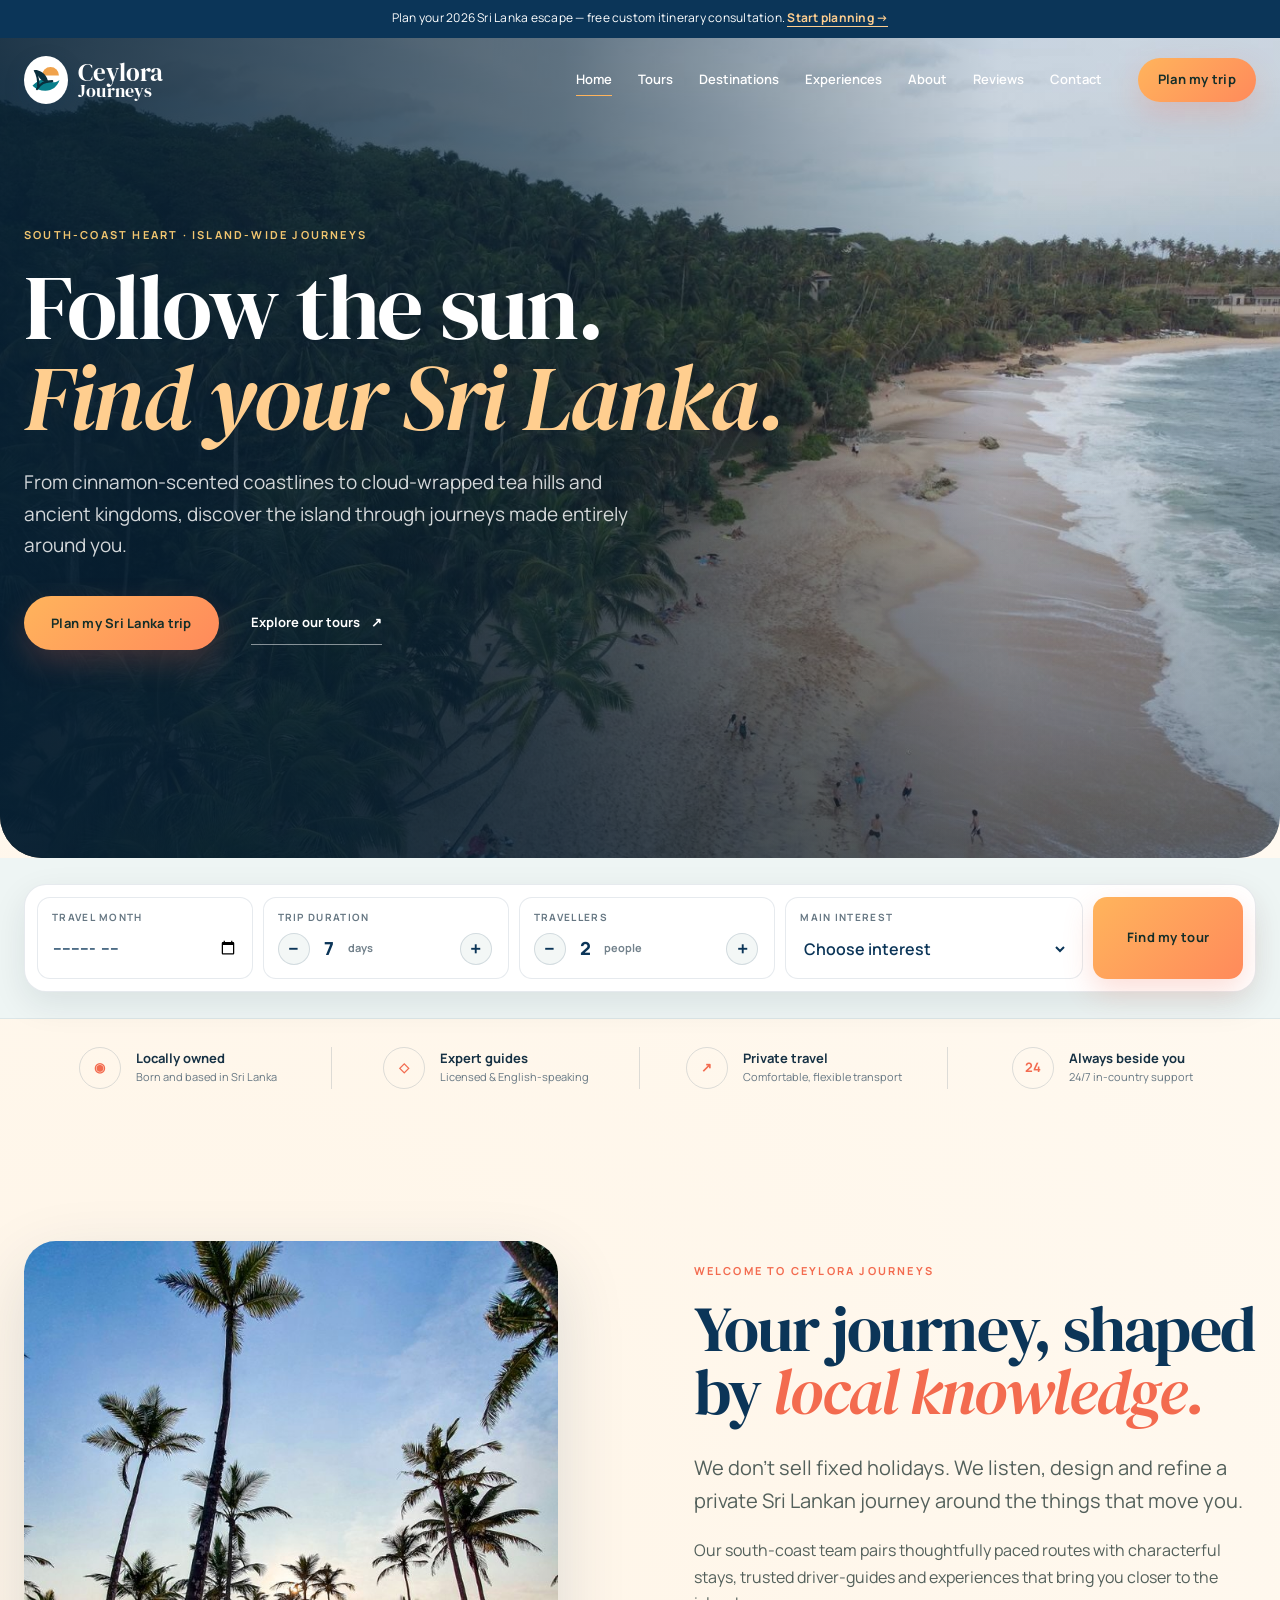
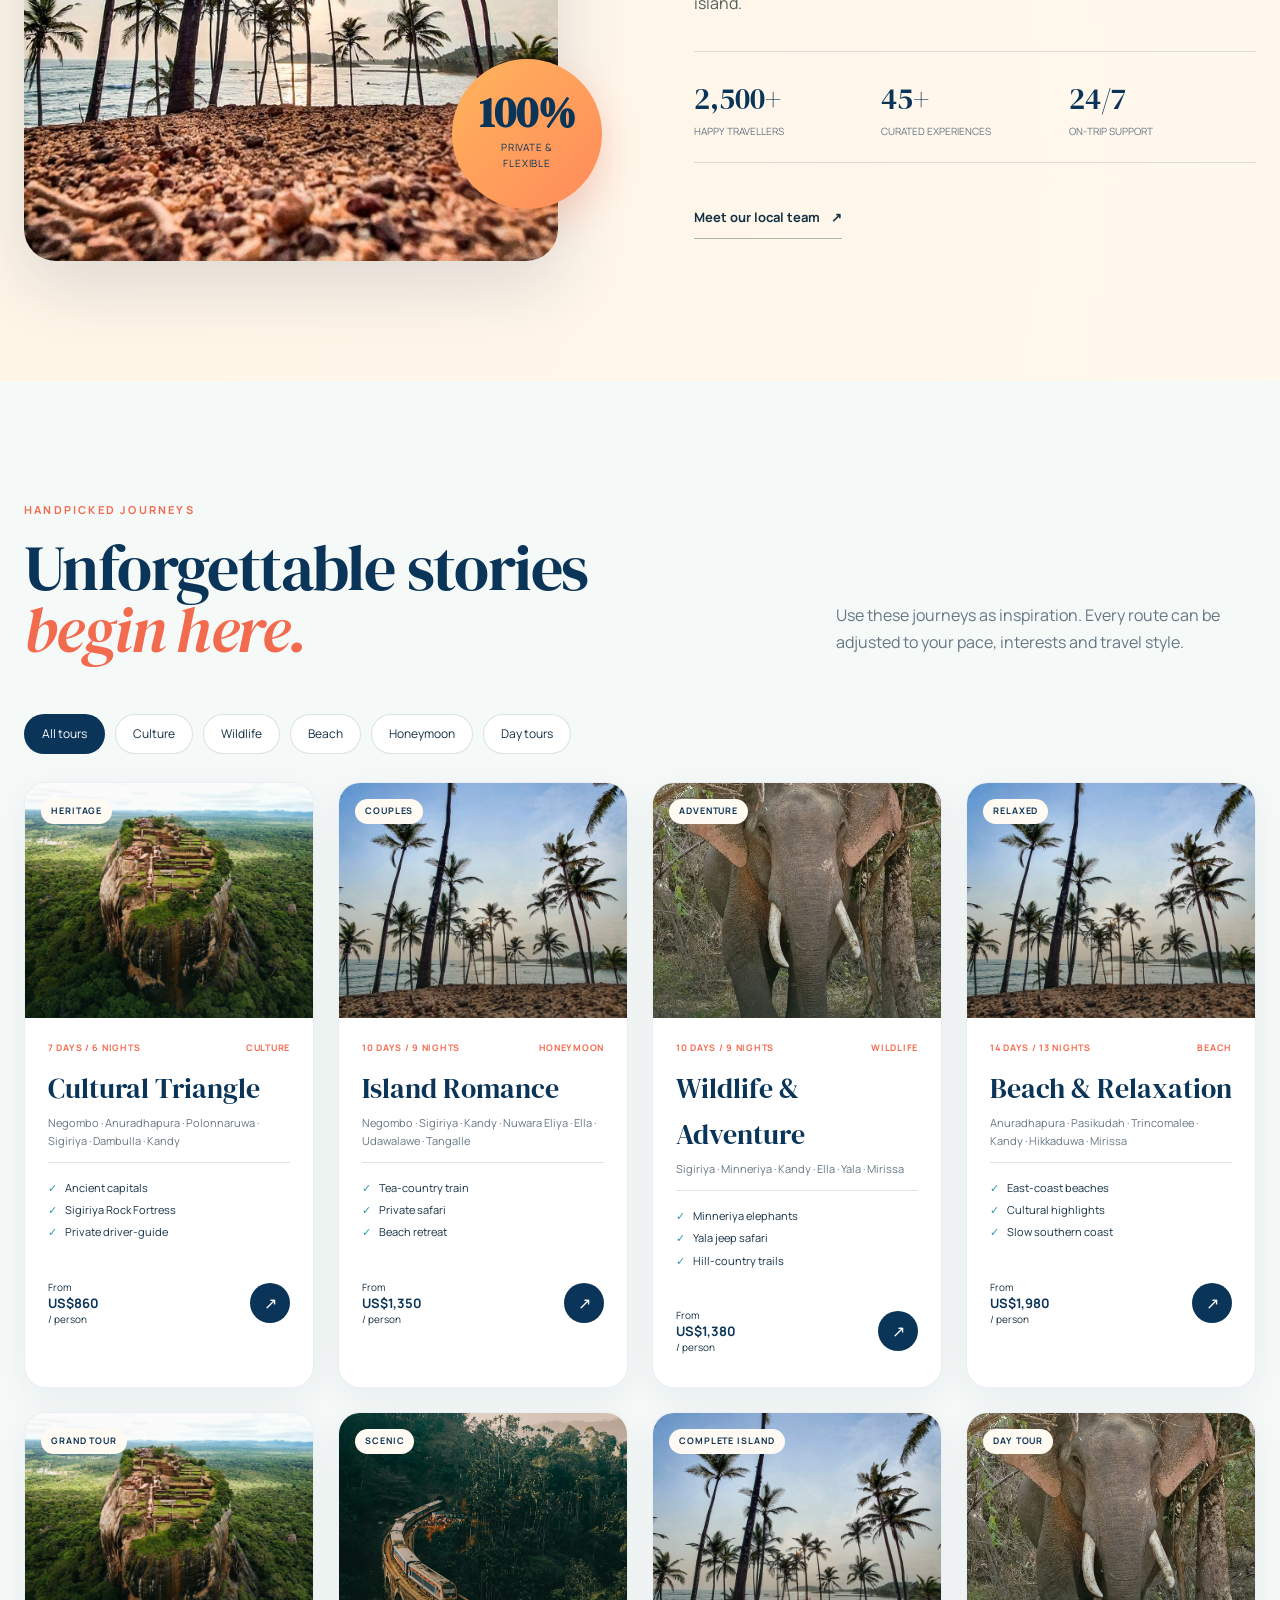
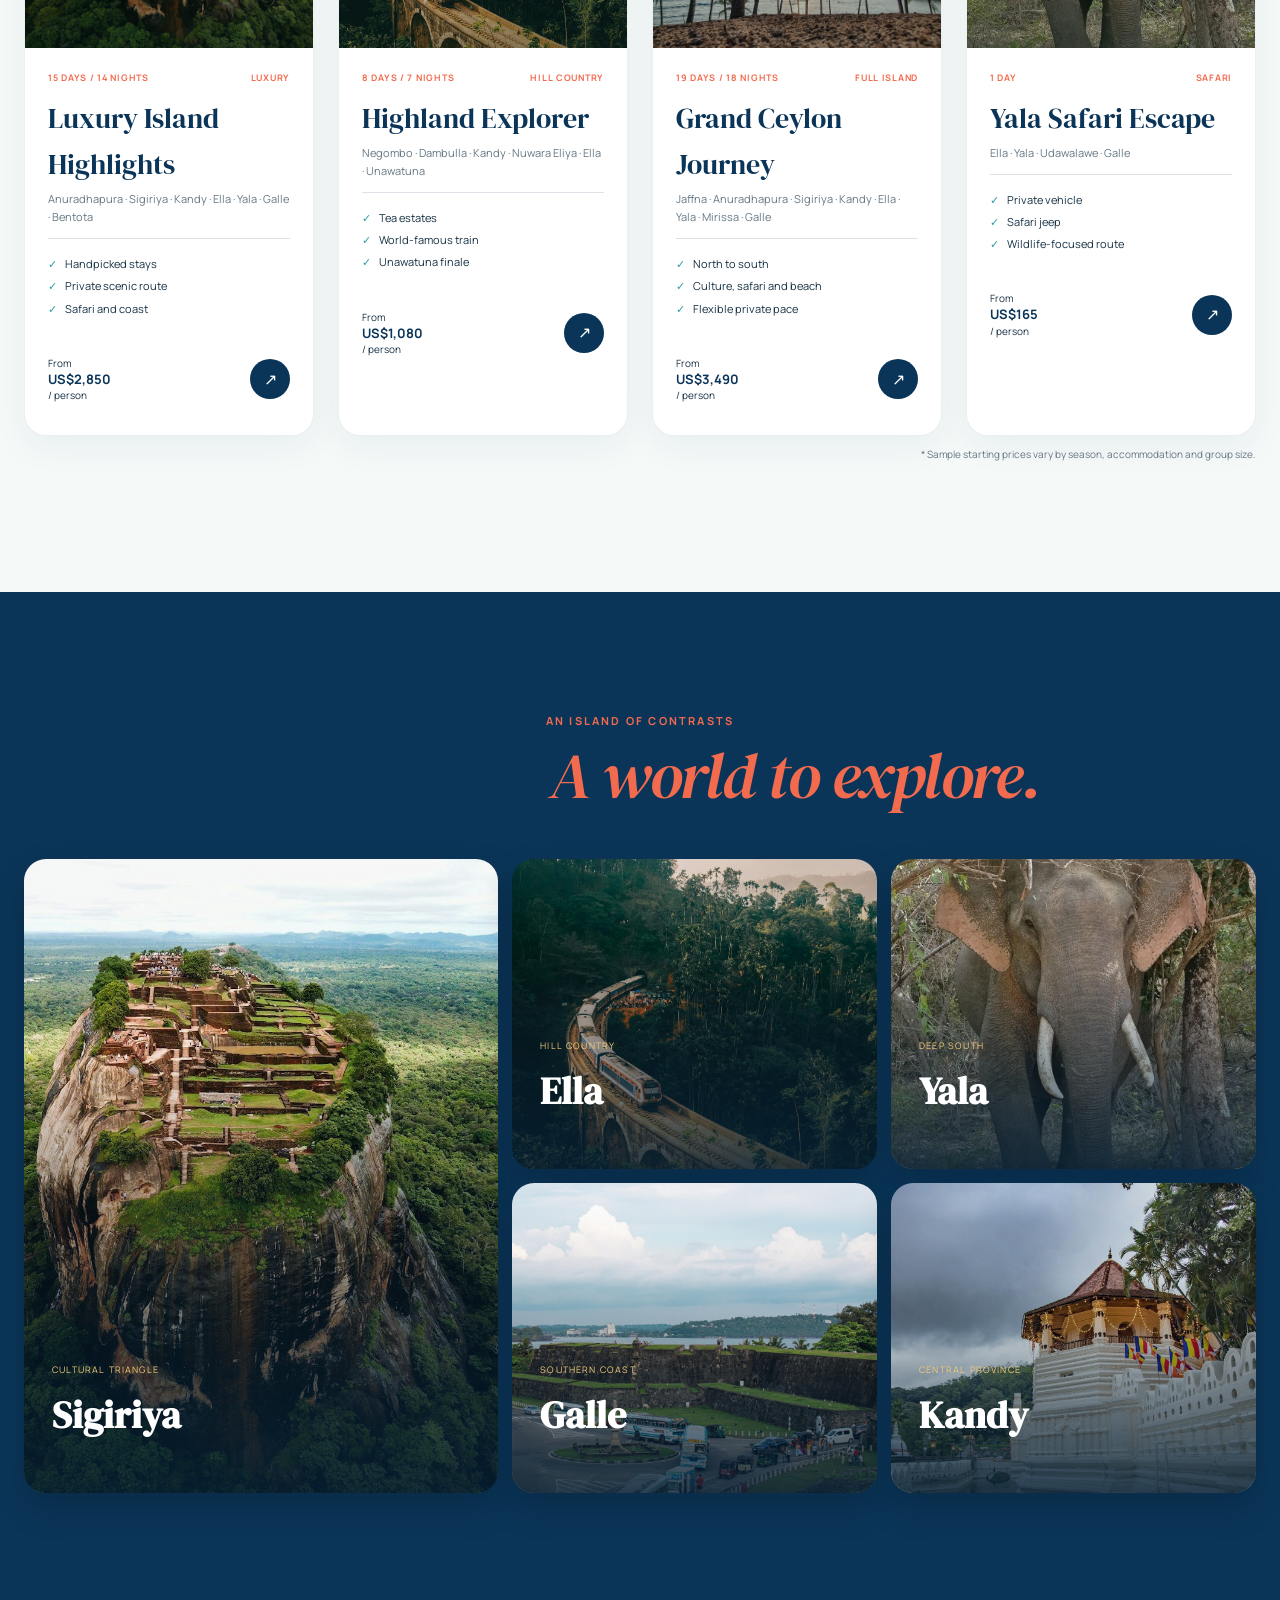
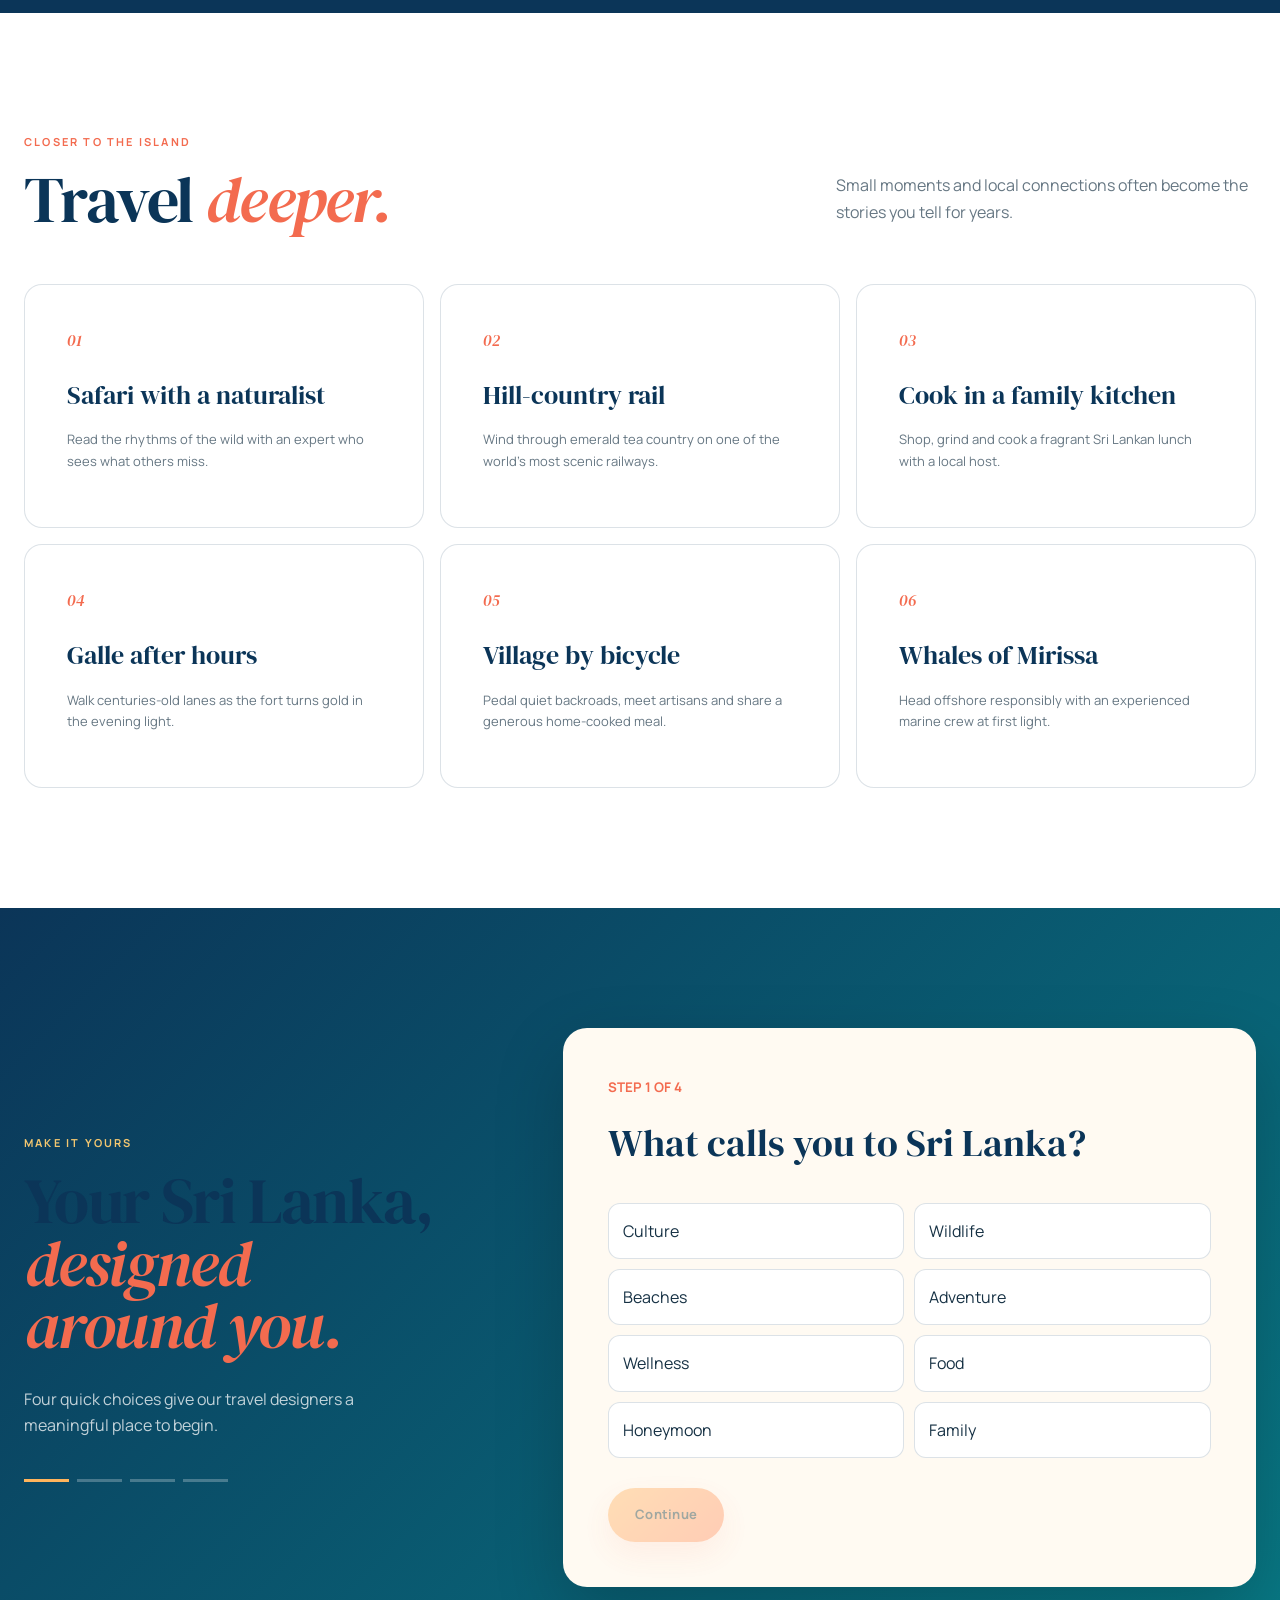
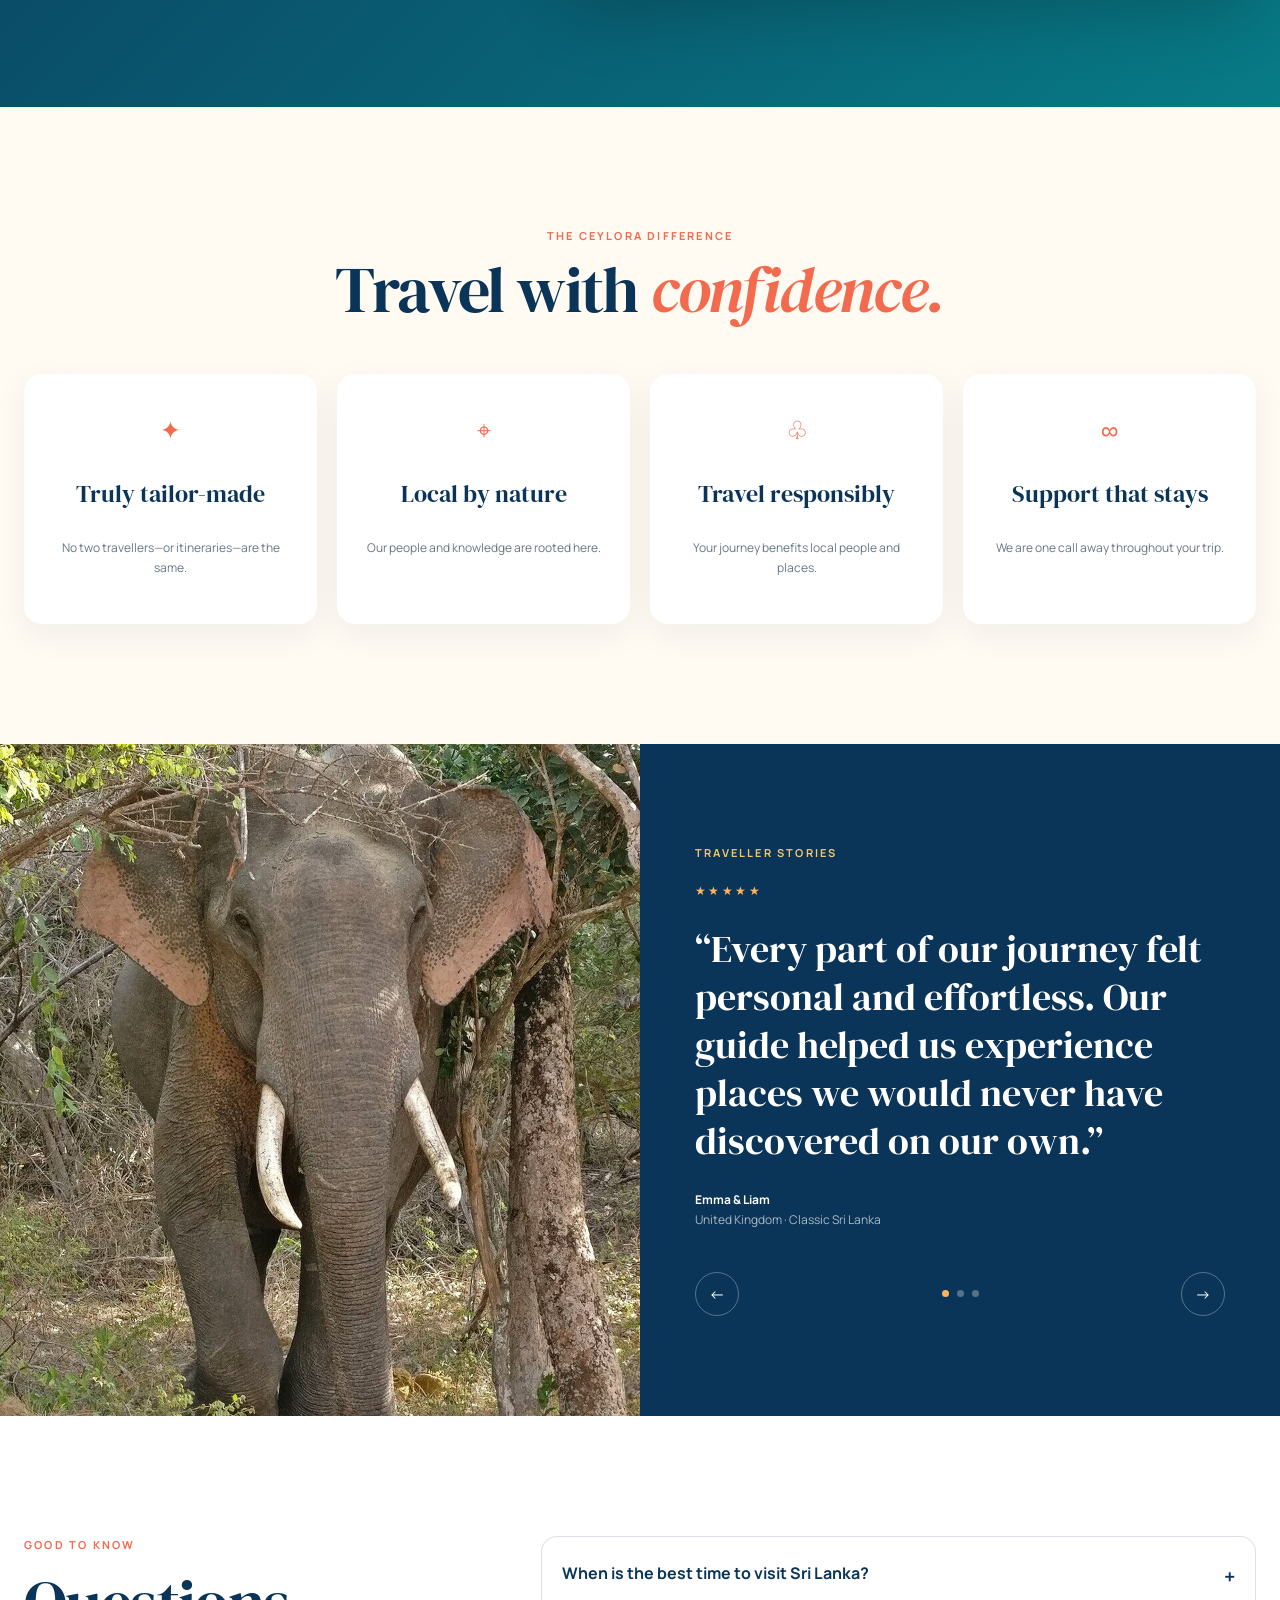
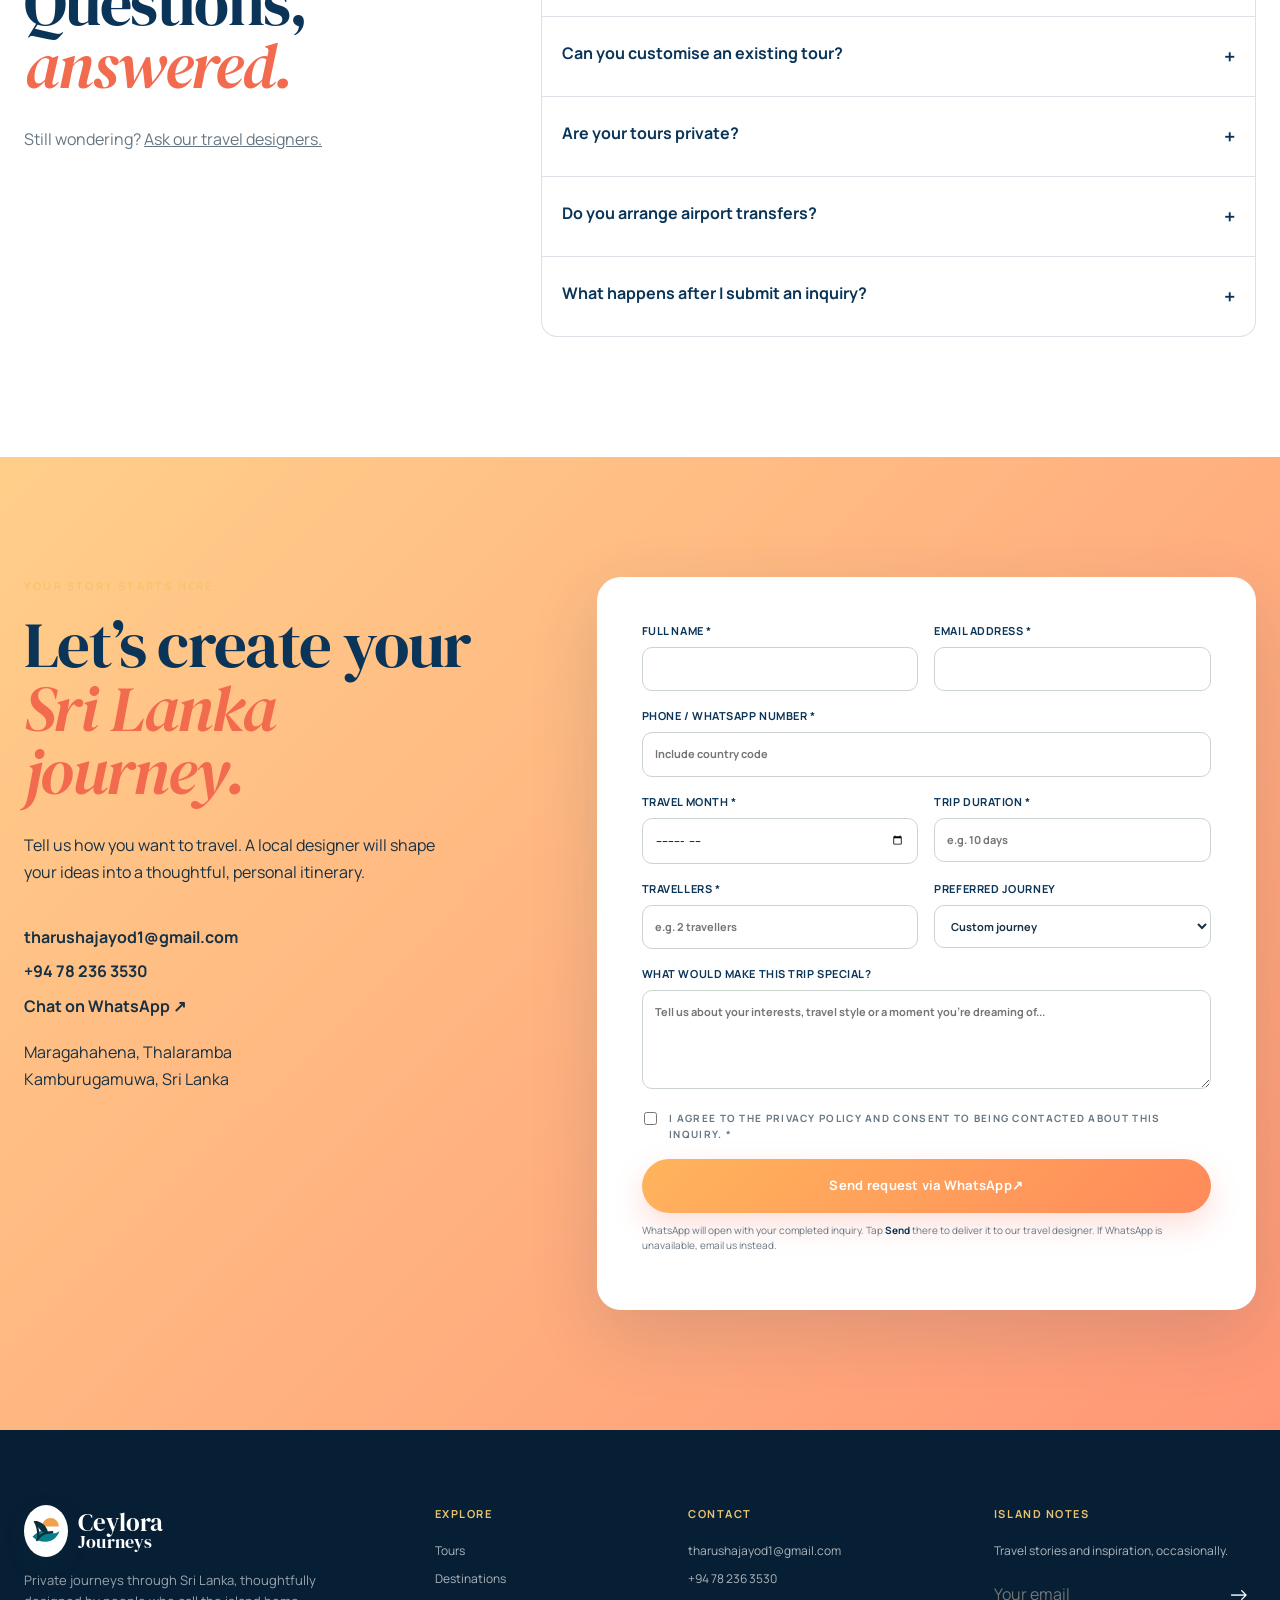
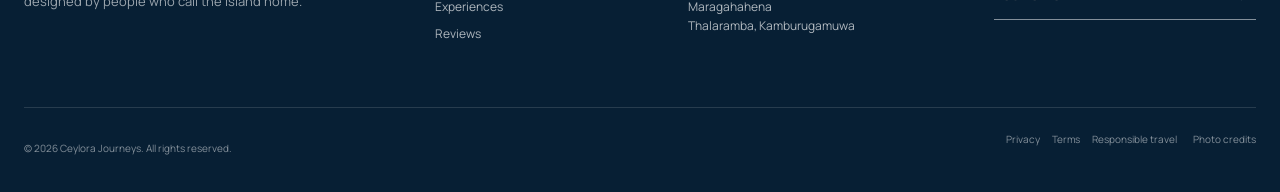
<file: index.html>
<!doctype html>
<html lang="en">
<head>
  <meta charset="UTF-8">
  <meta name="viewport" content="width=device-width, initial-scale=1.0">
  <title>Ceylora Journeys | Private Sri Lanka Tours & Tailor-Made Holidays</title>
  <meta name="description" content="Discover Sri Lanka with Ceylora Journeys. Explore private round tours, wildlife safaris, cultural journeys, airport transfers and tailor-made holidays designed by local experts.">
  <meta name="theme-color" content="#123d35">
  <meta property="og:title" content="Ceylora Journeys | Private Sri Lanka Tours">
  <meta property="og:description" content="Tailor-made Sri Lanka journeys, designed by local experts.">
  <meta property="og:type" content="website">
  <meta property="og:image" content="assets/images/hero-real.jpg">
  <link rel="canonical" href="https://ceylorajourneys.example/">
  <link rel="icon" href="assets/logo.svg" type="image/svg+xml">
  <link rel="preconnect" href="https://fonts.googleapis.com">
  <link rel="preconnect" href="https://fonts.gstatic.com" crossorigin>
  <link href="https://fonts.googleapis.com/css2?family=DM+Serif+Display:ital@0;1&family=Manrope:wght@400;500;600;700&display=swap" rel="stylesheet">
  <link rel="stylesheet" href="css/style.css">
  <link rel="stylesheet" href="css/redesign.css">
  <script type="application/ld+json">{"@context":"https://schema.org","@type":"TravelAgency","name":"Ceylora Journeys","description":"Private, tailor-made Sri Lanka tours designed by local experts.","url":"https://ceylorajourneys.example/","telephone":"+94-78-236-3530","email":"tharushajayod1@gmail.com","priceRange":"$$$","address":{"@type":"PostalAddress","streetAddress":"Maragahahena, Thalaramba","addressLocality":"Kamburugamuwa","addressCountry":"LK"},"openingHours":"Mo-Sa 08:30-18:00","areaServed":"Sri Lanka"}</script>
</head>
<body>
  <a class="skip-link" href="#main">Skip to content</a>
  <div class="announcement">Plan your 2026 Sri Lanka escape — free custom itinerary consultation. <a href="#plan">Start planning <span aria-hidden="true">→</span></a></div>
  <header class="site-header" id="header">
    <div class="container nav-wrap">
      <a class="brand" href="#home" aria-label="Ceylora Journeys home">
        <img src="assets/logo.svg" alt="" width="48" height="48"><span><b>Ceylora</b> Journeys</span>
      </a>
      <button class="menu-toggle" aria-label="Open navigation" aria-expanded="false"><span></span><span></span><span></span></button>
      <nav class="main-nav" aria-label="Main navigation">
        <a href="#home" class="active">Home</a><a href="#tours">Tours</a><a href="#destinations">Destinations</a><a href="#experiences">Experiences</a><a href="#about">About</a><a href="#reviews">Reviews</a><a href="#contact">Contact</a>
      </nav>
      <a class="btn btn-small nav-cta" href="#plan">Plan my trip</a>
    </div>
  </header>

  <main id="main">
    <section class="hero" id="home" aria-labelledby="hero-title">
      <div class="hero-media" role="img" aria-label="Golden tropical coastline on Sri Lanka's beautiful south coast"></div>
      <div class="hero-overlay"></div>
      <div class="container hero-content reveal">
        <p class="eyebrow light">South-coast heart · Island-wide journeys</p>
        <h1 id="hero-title">Follow the sun.<br><em>Find your Sri Lanka.</em></h1>
        <p class="hero-copy">From cinnamon-scented coastlines to cloud-wrapped tea hills and ancient kingdoms, discover the island through journeys made entirely around you.</p>
        <div class="hero-actions"><a class="btn" href="#plan">Plan my Sri Lanka trip</a><a class="text-link light-link" href="#tours">Explore our tours <span>↗</span></a></div>
      </div>
    </section>
    <section class="trip-finder-section" aria-label="Find a tour">
      <form class="trip-finder" id="tripFinder" novalidate>
        <label><span>Travel month</span><input type="month" id="finderMonth" required></label>
        <label><span>Trip duration</span><input type="hidden" id="finderDuration" value="7 days"><span class="counter-control"><button type="button" data-counter="finderDays" data-action="decrease" aria-label="Reduce trip duration">−</button><output id="finderDays" aria-live="polite">7</output><small>days</small><button type="button" data-counter="finderDays" data-action="increase" aria-label="Increase trip duration">+</button></span></label>
        <label><span>Travellers</span><input type="hidden" id="finderGuests" value="2 travellers"><span class="counter-control"><button type="button" data-counter="finderTravellers" data-action="decrease" aria-label="Reduce travellers">−</button><output id="finderTravellers" aria-live="polite">2</output><small>people</small><button type="button" data-counter="finderTravellers" data-action="increase" aria-label="Increase travellers">+</button></span></label>
        <label><span>Main interest</span><select id="finderInterest" required><option value="">Choose interest</option><option>Culture & heritage</option><option>Wildlife & nature</option><option>Beaches & relaxation</option><option>Adventure</option><option>Honeymoon</option><option>Family holiday</option></select></label>
        <button class="btn finder-btn" type="submit">Find my tour</button>
      </form>
    </section>

    <section class="trust-strip" aria-label="Reasons to travel with us">
      <div class="container trust-grid">
        <div><span>◉</span><p><b>Locally owned</b><small>Born and based in Sri Lanka</small></p></div>
        <div><span>◇</span><p><b>Expert guides</b><small>Licensed & English-speaking</small></p></div>
        <div><span>↗</span><p><b>Private travel</b><small>Comfortable, flexible transport</small></p></div>
        <div><span>24</span><p><b>Always beside you</b><small>24/7 in-country support</small></p></div>
      </div>
    </section>

    <section class="section intro" id="about">
      <div class="container intro-grid">
        <div class="intro-visual reveal"><img src="assets/images/mirissa-real.jpg" alt="Palm-lined Mirissa Beach on Sri Lanka's southern coast" width="900" height="1050" loading="lazy" decoding="async"><div class="image-note"><strong>100%</strong><span>private & flexible</span></div></div>
        <div class="intro-copy reveal">
          <p class="eyebrow">Welcome to Ceylora Journeys</p>
          <h2>Your journey, shaped by <em>local knowledge.</em></h2>
          <p class="lead">We don’t sell fixed holidays. We listen, design and refine a private Sri Lankan journey around the things that move you.</p>
          <p>Our south-coast team pairs thoughtfully paced routes with characterful stays, trusted driver-guides and experiences that bring you closer to the island.</p>
          <div class="stats"><div><b>2,500+</b><span>happy travellers</span></div><div><b>45+</b><span>curated experiences</span></div><div><b>24/7</b><span>on-trip support</span></div></div>
          <button class="text-link open-story" type="button">Meet our local team <span>↗</span></button>
        </div>
      </div>
    </section>

    <section class="section tours" id="tours">
      <div class="container">
        <div class="section-head reveal"><div><p class="eyebrow">Handpicked journeys</p><h2>Unforgettable stories<br><em>begin here.</em></h2></div><p>Use these journeys as inspiration. Every route can be adjusted to your pace, interests and travel style.</p></div>
        <div class="filter-bar" role="group" aria-label="Filter tours"><button class="filter active" data-filter="all">All tours</button><button class="filter" data-filter="culture">Culture</button><button class="filter" data-filter="wildlife">Wildlife</button><button class="filter" data-filter="beach">Beach</button><button class="filter" data-filter="honeymoon">Honeymoon</button><button class="filter" data-filter="daytour">Day tours</button></div>
        <div class="tour-grid">
          <article class="tour-card reveal" data-category="culture"><div class="tour-image image-culture"><span>Heritage</span></div><div class="tour-body"><div class="tour-meta"><span>7 days / 6 nights</span><span>Culture</span></div><h3>Cultural Triangle</h3><p>Negombo · Anuradhapura · Polonnaruwa · Sigiriya · Dambulla · Kandy</p><ul><li>Ancient capitals</li><li>Sigiriya Rock Fortress</li><li>Private driver-guide</li></ul><div class="tour-bottom"><p>From <b>US$860</b> / person</p><button class="circle-btn itinerary-btn" data-tour="Cultural Triangle" aria-label="View Cultural Triangle itinerary">↗</button></div></div></article>
          <article class="tour-card reveal" data-category="honeymoon"><div class="tour-image image-coast"><span>Couples</span></div><div class="tour-body"><div class="tour-meta"><span>10 days / 9 nights</span><span>Honeymoon</span></div><h3>Island Romance</h3><p>Negombo · Sigiriya · Kandy · Nuwara Eliya · Ella · Udawalawe · Tangalle</p><ul><li>Tea-country train</li><li>Private safari</li><li>Beach retreat</li></ul><div class="tour-bottom"><p>From <b>US$1,350</b> / person</p><button class="circle-btn itinerary-btn" data-tour="Island Romance" aria-label="View Island Romance itinerary">↗</button></div></div></article>
          <article class="tour-card reveal" data-category="wildlife"><div class="tour-image image-wild"><span>Adventure</span></div><div class="tour-body"><div class="tour-meta"><span>10 days / 9 nights</span><span>Wildlife</span></div><h3>Wildlife & Adventure</h3><p>Sigiriya · Minneriya · Kandy · Ella · Yala · Mirissa</p><ul><li>Minneriya elephants</li><li>Yala jeep safari</li><li>Hill-country trails</li></ul><div class="tour-bottom"><p>From <b>US$1,380</b> / person</p><button class="circle-btn itinerary-btn" data-tour="Wildlife & Adventure" aria-label="View Wildlife and Adventure itinerary">↗</button></div></div></article>
          <article class="tour-card reveal" data-category="beach"><div class="tour-image image-coast"><span>Relaxed</span></div><div class="tour-body"><div class="tour-meta"><span>14 days / 13 nights</span><span>Beach</span></div><h3>Beach & Relaxation</h3><p>Anuradhapura · Pasikudah · Trincomalee · Kandy · Hikkaduwa · Mirissa</p><ul><li>East-coast beaches</li><li>Cultural highlights</li><li>Slow southern coast</li></ul><div class="tour-bottom"><p>From <b>US$1,980</b> / person</p><button class="circle-btn itinerary-btn" data-tour="Beach & Relaxation" aria-label="View Beach and Relaxation itinerary">↗</button></div></div></article>
          <article class="tour-card reveal" data-category="culture"><div class="tour-image image-culture"><span>Grand tour</span></div><div class="tour-body"><div class="tour-meta"><span>15 days / 14 nights</span><span>Luxury</span></div><h3>Luxury Island Highlights</h3><p>Anuradhapura · Sigiriya · Kandy · Ella · Yala · Galle · Bentota</p><ul><li>Handpicked stays</li><li>Private scenic route</li><li>Safari and coast</li></ul><div class="tour-bottom"><p>From <b>US$2,850</b> / person</p><button class="circle-btn itinerary-btn" data-tour="Luxury Island Highlights" aria-label="View Luxury Island Highlights itinerary">↗</button></div></div></article>
          <article class="tour-card reveal" data-category="culture"><div class="tour-image image-ella"><span>Scenic</span></div><div class="tour-body"><div class="tour-meta"><span>8 days / 7 nights</span><span>Hill country</span></div><h3>Highland Explorer</h3><p>Negombo · Dambulla · Kandy · Nuwara Eliya · Ella · Unawatuna</p><ul><li>Tea estates</li><li>World-famous train</li><li>Unawatuna finale</li></ul><div class="tour-bottom"><p>From <b>US$1,080</b> / person</p><button class="circle-btn itinerary-btn" data-tour="Highland Explorer" aria-label="View Highland Explorer itinerary">↗</button></div></div></article>
          <article class="tour-card reveal" data-category="culture"><div class="tour-image image-romance"><span>Complete island</span></div><div class="tour-body"><div class="tour-meta"><span>19 days / 18 nights</span><span>Full island</span></div><h3>Grand Ceylon Journey</h3><p>Jaffna · Anuradhapura · Sigiriya · Kandy · Ella · Yala · Mirissa · Galle</p><ul><li>North to south</li><li>Culture, safari and beach</li><li>Flexible private pace</li></ul><div class="tour-bottom"><p>From <b>US$3,490</b> / person</p><button class="circle-btn itinerary-btn" data-tour="Grand Ceylon Journey" aria-label="View Grand Ceylon Journey itinerary">↗</button></div></div></article>
          <article class="tour-card reveal" data-category="daytour"><div class="tour-image image-wild"><span>Day tour</span></div><div class="tour-body"><div class="tour-meta"><span>1 day</span><span>Safari</span></div><h3>Yala Safari Escape</h3><p>Ella · Yala · Udawalawe · Galle</p><ul><li>Private vehicle</li><li>Safari jeep</li><li>Wildlife-focused route</li></ul><div class="tour-bottom"><p>From <b>US$165</b> / person</p><button class="circle-btn itinerary-btn" data-tour="Yala Safari Escape" aria-label="View Yala Safari Escape itinerary">↗</button></div></div></article>
        </div>
        <p class="price-note">* Sample starting prices vary by season, accommodation and group size.</p>
      </div>
    </section>

    <section class="section destinations" id="destinations">
      <div class="container"><div class="center-head reveal"><p class="eyebrow">An island of contrasts</p><h2>One island. <em>A world to explore.</em></h2></div>
        <div class="destination-grid">
          <article class="destination large dest-sigiriya" tabindex="0"><div><span>Cultural Triangle</span><h3>Sigiriya</h3><p>Climb an ancient sky palace above the jungle.</p></div></article>
          <article class="destination dest-ella" tabindex="0"><div><span>Hill Country</span><h3>Ella</h3><p>Cloud forests, tea trails and iconic train rides.</p></div></article>
          <article class="destination dest-yala" tabindex="0"><div><span>Deep South</span><h3>Yala</h3><p>Wild landscapes and remarkable encounters.</p></div></article>
          <article class="destination dest-galle" tabindex="0"><div><span>Southern Coast</span><h3>Galle</h3><p>Stories, ramparts and Indian Ocean sunsets.</p></div></article>
          <article class="destination dest-kandy" tabindex="0"><div><span>Central Province</span><h3>Kandy</h3><p>Sacred traditions beside a tranquil lake.</p></div></article>
        </div>
      </div>
    </section>

    <section class="section experiences" id="experiences">
      <div class="container"><div class="section-head reveal"><div><p class="eyebrow">Closer to the island</p><h2>Travel <em>deeper.</em></h2></div><p>Small moments and local connections often become the stories you tell for years.</p></div>
        <div class="experience-grid">
          <article><span>01</span><h3>Safari with a naturalist</h3><p>Read the rhythms of the wild with an expert who sees what others miss.</p></article>
          <article><span>02</span><h3>Hill-country rail</h3><p>Wind through emerald tea country on one of the world's most scenic railways.</p></article>
          <article><span>03</span><h3>Cook in a family kitchen</h3><p>Shop, grind and cook a fragrant Sri Lankan lunch with a local host.</p></article>
          <article><span>04</span><h3>Galle after hours</h3><p>Walk centuries-old lanes as the fort turns gold in the evening light.</p></article>
          <article><span>05</span><h3>Village by bicycle</h3><p>Pedal quiet backroads, meet artisans and share a generous home-cooked meal.</p></article>
          <article><span>06</span><h3>Whales of Mirissa</h3><p>Head offshore responsibly with an experienced marine crew at first light.</p></article>
        </div>
      </div>
    </section>

    <section class="section planner" id="planner">
      <div class="container planner-grid"><div class="planner-intro reveal"><p class="eyebrow light">Make it yours</p><h2>Your Sri Lanka,<br><em>designed around you.</em></h2><p>Four quick choices give our travel designers a meaningful place to begin.</p><div class="planner-progress"><span class="active"></span><span></span><span></span><span></span></div></div>
        <div class="planner-card reveal" id="plannerCard">
          <div class="plan-step active" data-step="1"><small>Step 1 of 4</small><h3>What calls you to Sri Lanka?</h3><div class="choices multi"><button>Culture</button><button>Wildlife</button><button>Beaches</button><button>Adventure</button><button>Wellness</button><button>Food</button><button>Honeymoon</button><button>Family</button></div><button class="btn next-step" disabled>Continue</button></div>
          <div class="plan-step" data-step="2"><small>Step 2 of 4</small><h3>How long would you like to travel?</h3><div class="duration-picker"><p>Choose the exact number of days</p><div class="large-counter"><button type="button" data-counter="planDays" data-action="decrease" aria-label="Reduce days">−</button><output id="planDays" aria-live="polite">7</output><span>days</span><button type="button" data-counter="planDays" data-action="increase" aria-label="Increase days">+</button></div><small>Most guests travel for 10–14 days</small></div><button class="btn next-step">Continue</button></div>
          <div class="plan-step" data-step="3"><small>Step 3 of 4</small><h3>Choose your travel style</h3><div class="choices single"><button>Comfortable</button><button>Premium</button><button>Luxury</button></div><button class="btn next-step" disabled>Continue</button></div>
          <div class="plan-step" data-step="4"><small>Step 4 of 4</small><h3>When are you thinking?</h3><div class="final-fields"><label>Travel month<input type="month" id="planMonth"></label><label>Travellers<select id="planGuests"><option>2 travellers</option><option>1 traveller</option><option>3–5 travellers</option><option>6+ travellers</option></select></label></div><button class="btn" id="completePlan">Request my itinerary</button></div>
        </div>
      </div>
    </section>

    <section class="section why"><div class="container"><div class="center-head reveal"><p class="eyebrow">The Ceylora difference</p><h2>Travel with <em>confidence.</em></h2></div><div class="why-grid"><article><span>✦</span><h3>Truly tailor-made</h3><p>No two travellers—or itineraries—are the same.</p></article><article><span>⌖</span><h3>Local by nature</h3><p>Our people and knowledge are rooted here.</p></article><article><span>♧</span><h3>Travel responsibly</h3><p>Your journey benefits local people and places.</p></article><article><span>∞</span><h3>Support that stays</h3><p>We are one call away throughout your trip.</p></article></div></div></section>

    <section class="section reviews" id="reviews"><div class="container review-wrap"><div class="review-image image-wild" role="img" aria-label="Elephant walking in a Sri Lankan national park"></div><div class="review-content reveal"><p class="eyebrow light">Traveller stories</p><div class="review-slider" aria-live="polite"><article class="review-slide active"><div class="stars" aria-label="5 out of 5 stars">★★★★★</div><blockquote>“Every part of our journey felt personal and effortless. Our guide helped us experience places we would never have discovered on our own.”</blockquote><p><b>Emma & Liam</b><span>United Kingdom · Classic Sri Lanka</span></p></article><article class="review-slide"><div class="stars" aria-label="5 out of 5 stars">★★★★★</div><blockquote>“From the hill-country train to our safari in Yala, the itinerary was beautifully paced and perfectly suited to us.”</blockquote><p><b>Maya Rodriguez</b><span>Canada · Highland Explorer</span></p></article><article class="review-slide"><div class="stars" aria-label="5 out of 5 stars">★★★★★</div><blockquote>“The local knowledge, warm service and attention to detail made Sri Lanka one of our favourite trips.”</blockquote><p><b>Jonas & Lena</b><span>Germany · Island Romance</span></p></article></div><div class="slider-controls"><button id="prevReview" aria-label="Previous review">←</button><div class="review-dots" aria-label="Choose review"><button class="active" data-slide="0" aria-label="Review 1"></button><button data-slide="1" aria-label="Review 2"></button><button data-slide="2" aria-label="Review 3"></button></div><button id="nextReview" aria-label="Next review">→</button></div></div></div></section>

    <section class="section faq"><div class="container faq-grid"><div><p class="eyebrow">Good to know</p><h2>Questions,<br><em>answered.</em></h2><p>Still wondering? <a href="mailto:tharushajayod1@gmail.com">Ask our travel designers.</a></p></div><div class="accordion">
      <div class="faq-item"><button aria-expanded="false">When is the best time to visit Sri Lanka?<span>+</span></button><div><p>Sri Lanka is a year-round destination. December to April is ideal for the south and west, while May to September is often best for the east coast.</p></div></div>
      <div class="faq-item"><button aria-expanded="false">Can you customise an existing tour?<span>+</span></button><div><p>Absolutely. Every featured tour is a starting point. We can adjust the route, pace, stays and experiences around you.</p></div></div>
      <div class="faq-item"><button aria-expanded="false">Are your tours private?<span>+</span></button><div><p>Yes. Our journeys include a private vehicle and driver-guide, giving you flexibility and personal attention.</p></div></div>
      <div class="faq-item"><button aria-expanded="false">Do you arrange airport transfers?<span>+</span></button><div><p>Yes. We provide private transfers from Bandaranaike International Airport and can coordinate all transport during your journey.</p></div></div>
      <div class="faq-item"><button aria-expanded="false">What happens after I submit an inquiry?<span>+</span></button><div><p>A travel designer reviews your preferences and normally contacts you within 24 hours to refine your personalised itinerary.</p></div></div>
    </div></div></section>

    <section class="section contact" id="plan"><div class="container contact-grid"><div class="contact-copy reveal"><p class="eyebrow light">Your story starts here</p><h2>Let’s create your<br><em>Sri Lanka journey.</em></h2><p>Tell us how you want to travel. A local designer will shape your ideas into a thoughtful, personal itinerary.</p><div class="contact-details"><a href="mailto:tharushajayod1@gmail.com">tharushajayod1@gmail.com</a><a href="tel:+94782363530">+94 78 236 3530</a><a href="https://wa.me/94717526757?text=Hello%20Ceylora%20Trails%2C%20I%20would%20like%20to%20plan%20a%20Sri%20Lanka%20trip." target="_blank" rel="noopener">Chat on WhatsApp ↗</a><p class="contact-address">Maragahahena, Thalaramba<br>Kamburugamuwa, Sri Lanka</p></div></div>
      <form class="inquiry-form reveal" id="inquiryForm" novalidate><div class="form-row"><label>Full name *<input name="name" autocomplete="name" required></label><label>Email address *<input type="email" name="email" autocomplete="email" required></label></div><label>Phone / WhatsApp number *<input type="tel" name="phone" autocomplete="tel" placeholder="Include country code" required></label><div class="form-row"><label>Travel month *<input type="month" name="month" required></label><label>Trip duration *<input name="duration" placeholder="e.g. 10 days" required></label></div><div class="form-row"><label>Travellers *<input name="travellers" placeholder="e.g. 2 travellers" required></label><label>Preferred journey<select name="tour"><option>Custom journey</option><option>Cultural Triangle</option><option>Island Romance</option><option>Wildlife &amp; Adventure</option><option>Beach &amp; Relaxation</option><option>Luxury Island Highlights</option><option>Highland Explorer</option><option>Grand Ceylon Journey</option><option>Yala Safari Escape</option></select></label></div><label>What would make this trip special?<textarea name="message" rows="4" placeholder="Tell us about your interests, travel style or a moment you're dreaming of..."></textarea></label><label class="check"><input type="checkbox" name="consent" required><span>I agree to the privacy policy and consent to being contacted about this inquiry. *</span></label><button class="btn dark-btn" type="submit">Send request via WhatsApp <span>↗</span></button><p class="form-helper">WhatsApp will open with your completed inquiry. Tap <b>Send</b> there to deliver it to our travel designer. If WhatsApp is unavailable, <a href="mailto:tharushajayod1@gmail.com?subject=Ceylora%20Trails%20Inquiry">email us instead</a>.</p><p class="form-status" role="status"></p></form>
    </div></section>
  </main>

  <footer class="footer" id="contact"><div class="container"><div class="footer-main"><div class="footer-brand"><a class="brand" href="#home"><img src="assets/logo.svg" alt="" width="52" height="52"><span><b>Ceylora</b> Journeys</span></a><p>Private journeys through Sri Lanka, thoughtfully designed by people who call the island home.</p></div><div><h3>Explore</h3><a href="#tours">Tours</a><a href="#destinations">Destinations</a><a href="#experiences">Experiences</a><a href="#reviews">Reviews</a></div><div><h3>Contact</h3><a href="mailto:tharushajayod1@gmail.com">tharushajayod1@gmail.com</a><a href="tel:+94782363530">+94 78 236 3530</a><p>Maragahahena<br>Thalaramba, Kamburugamuwa</p></div><div><h3>Island notes</h3><p>Travel stories and inspiration, occasionally.</p><form id="newsletter"><label class="sr-only" for="newsletterEmail">Email address</label><div class="newsletter"><input id="newsletterEmail" type="email" placeholder="Your email" required><button aria-label="Subscribe">→</button></div><small id="newsletterStatus" role="status"></small></form></div></div><div class="footer-bottom"><p>© <span id="year"></span> Ceylora Journeys. All rights reserved.</p><div><button class="policy-btn" data-policy="Privacy Policy">Privacy</button><button class="policy-btn" data-policy="Terms & Conditions">Terms</button><button class="policy-btn" data-policy="Responsible Travel Policy">Responsible travel</button><a href="photo-credits.html">Photo credits</a></div></div></div></footer>
  <button class="back-top" aria-label="Back to top">↑</button>

  <dialog class="modal" id="contentModal"><button class="modal-close" aria-label="Close dialog">×</button><div id="modalContent"></div></dialog>
  <script src="js/packages.js" defer></script>
  <script src="js/script.js" defer></script>
</body>
</html>
</file>
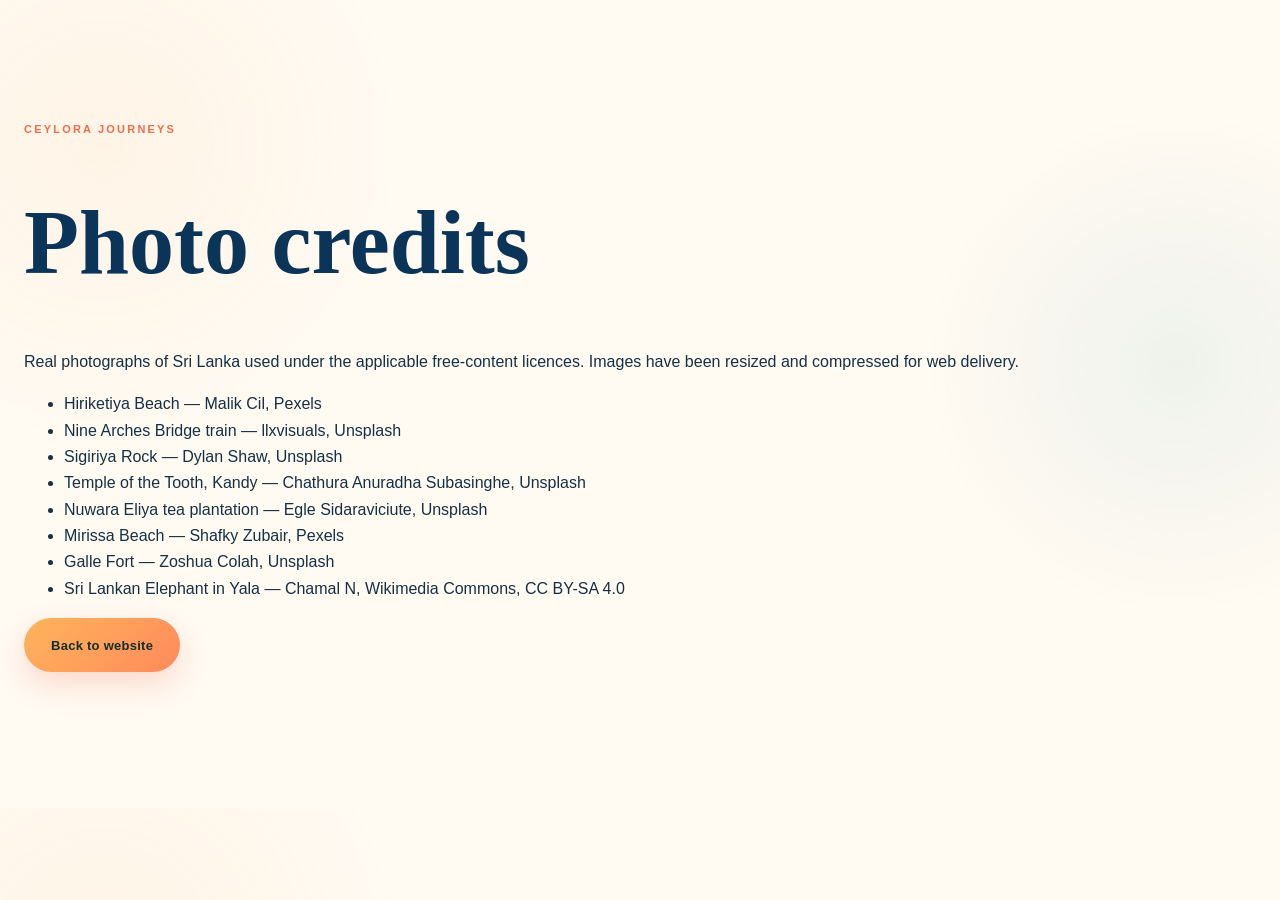
<file: photo-credits.html>
<!doctype html><html lang="en"><head><meta charset="UTF-8"><meta name="viewport" content="width=device-width,initial-scale=1"><title>Photo Credits | Ceylora Journeys</title><link rel="stylesheet" href="css/style.css"><link rel="stylesheet" href="css/redesign.css"></head><body><main class="section"><div class="container"><p class="eyebrow">Ceylora Journeys</p><h1 style="font-family:var(--serif);font-size:clamp(48px,8vw,90px);color:var(--green);line-height:1">Photo credits</h1><p>Real photographs of Sri Lanka used under the applicable free-content licences. Images have been resized and compressed for web delivery.</p><ul><li><a href="https://www.pexels.com/photo/scenic-aerial-view-of-hiriketiya-beach-sri-lanka-34218698/">Hiriketiya Beach</a> — Malik Cil, Pexels</li><li><a href="https://unsplash.com/photos/train-crossing-a-lush-green-viaduct-bridge-in-sri-lanka-ephEcDcyuqQ">Nine Arches Bridge train</a> — llxvisuals, Unsplash</li><li><a href="https://unsplash.com/photos/brown-rock-formation-on-green-grass-field-during-daytime-smUAKwMT8XA">Sigiriya Rock</a> — Dylan Shaw, Unsplash</li><li><a href="https://unsplash.com/photos/temple-of-the-tooth-with-a-bridge-over-water-isdvqf04MDk">Temple of the Tooth, Kandy</a> — Chathura Anuradha Subasinghe, Unsplash</li><li><a href="https://unsplash.com/photos/green-farm-on-mountain-slope-RA0ulK_q67w">Nuwara Eliya tea plantation</a> — Egle Sidaraviciute, Unsplash</li><li><a href="https://www.pexels.com/photo/scenic-palm-lined-beach-in-mirissa-sri-lanka-35637892/">Mirissa Beach</a> — Shafky Zubair, Pexels</li><li><a href="https://unsplash.com/photos/historic-galle-fort-dominates-a-coastal-landscape-O0YmMPG56KI">Galle Fort</a> — Zoshua Colah, Unsplash</li><li><a href="https://commons.wikimedia.org/wiki/File:Sri_Lankan_Elephant_in_Yala.jpg">Sri Lankan Elephant in Yala</a> — Chamal N, Wikimedia Commons, <a href="https://creativecommons.org/licenses/by-sa/4.0/">CC BY-SA 4.0</a></li></ul><p><a class="btn" href="index.html">Back to website</a></p></div></main></body></html>
</file>
<file: css/style.css>
:root{--green:#092f3d;--green2:#0d5263;--ivory:#fff9f1;--amber:#f0a24b;--teal:#087e8b;--terracotta:#e05d3f;--ink:#172d35;--white:#fff;--muted:#69736f;--line:rgba(18,61,53,.15);--serif:"DM Serif Display",Georgia,serif;--sans:"Manrope",Arial,sans-serif;--shadow:0 18px 50px rgba(18,61,53,.13);--radius:4px;--max:1240px}
*{box-sizing:border-box}html{scroll-behavior:smooth}body{margin:0;background:var(--ivory);color:var(--ink);font-family:var(--sans);font-size:16px;line-height:1.65;overflow-x:hidden}body.menu-open{overflow:hidden}img{max-width:100%;display:block}button,input,select,textarea{font:inherit}button,a{color:inherit}a{text-decoration:none}.container{width:min(calc(100% - 48px),var(--max));margin:auto}.section{padding:120px 0}.skip-link{position:fixed;top:-100px;left:20px;background:var(--white);z-index:9999;padding:12px 18px}.skip-link:focus{top:20px}.announcement{height:38px;background:var(--amber);color:#162e29;text-align:center;font-size:12px;letter-spacing:.02em;padding:8px 20px}.announcement a{font-weight:700;border-bottom:1px solid}.site-header{height:84px;position:absolute;top:38px;left:0;right:0;z-index:100;color:var(--white);transition:.3s}.site-header.scrolled{position:fixed;top:0;background:rgba(250,247,240,.97);color:var(--green);box-shadow:0 4px 30px rgba(12,38,33,.09);backdrop-filter:blur(12px)}.nav-wrap{height:100%;display:flex;align-items:center;gap:36px}.brand{display:flex;align-items:center;gap:10px;white-space:nowrap;font-size:18px}.brand img{width:44px}.brand span{display:flex;flex-direction:column;font-family:var(--serif);line-height:.86;font-size:18px;letter-spacing:.01em}.brand b{font-size:25px;font-weight:400}.main-nav{display:flex;gap:26px;margin-left:auto}.main-nav a{font-size:13px;font-weight:600;padding:12px 0;position:relative}.main-nav a:after{content:"";height:1px;background:var(--amber);position:absolute;left:0;right:100%;bottom:7px;transition:.25s}.main-nav a:hover:after,.main-nav a.active:after{right:0}.btn{display:inline-flex;align-items:center;justify-content:center;border:0;background:var(--amber);color:#142e29;min-height:54px;padding:0 27px;font-size:13px;font-weight:700;letter-spacing:.02em;cursor:pointer;transition:transform .2s,background .2s}.btn:hover{background:#f0b94e;transform:translateY(-2px)}.btn-small{min-height:44px;padding:0 20px}.menu-toggle{display:none;background:none;border:0;width:44px;height:44px;padding:10px;cursor:pointer}.menu-toggle span{display:block;height:2px;background:currentColor;margin:5px}.hero{height:900px;min-height:720px;position:relative;color:var(--white);display:flex;align-items:center;padding-bottom:80px}.hero-media,.hero-overlay{position:absolute;inset:0}.hero-media{background:url(../assets/images/hero-real.jpg) 66% center/cover no-repeat}.hero-overlay{background:linear-gradient(90deg,rgba(8,31,27,.88) 0%,rgba(10,37,32,.56) 48%,rgba(9,27,24,.05) 80%),linear-gradient(0deg,rgba(8,28,25,.42),transparent 45%)}.hero-content{position:relative;z-index:2;padding-top:60px}.eyebrow{text-transform:uppercase;color:var(--terracotta);font-size:11px;letter-spacing:.2em;font-weight:700;margin:0 0 18px}.eyebrow.light{color:#f2c670}.hero h1,.section h2{font-family:var(--serif);font-weight:400;line-height:.98;letter-spacing:-.025em}.hero h1{font-size:clamp(54px,7.2vw,102px);max-width:820px;margin:0 0 25px}.hero h1 em,.section h2 em{font-weight:400;color:var(--amber)}.hero-copy{font-size:18px;max-width:615px;color:rgba(255,255,255,.82);margin:0 0 35px}.hero-actions{display:flex;align-items:center;gap:32px}.text-link{border:0;background:none;font-weight:700;font-size:13px;padding:10px 0;cursor:pointer;border-bottom:1px solid rgba(18,61,53,.35)}.light-link{border-color:rgba(255,255,255,.5)}.text-link span{margin-left:8px}.trip-finder{position:absolute;z-index:5;bottom:-50px;left:50%;transform:translateX(-50%);width:min(calc(100% - 48px),var(--max));min-height:104px;background:var(--white);box-shadow:var(--shadow);display:grid;grid-template-columns:1.2fr 1fr .85fr 1.2fr auto;padding:18px;color:var(--ink)}.trip-finder label{padding:3px 18px;border-right:1px solid var(--line)}label span,.trip-finder label>span{display:block;font-size:10px;text-transform:uppercase;letter-spacing:.13em;font-weight:700;color:var(--muted)}input,select,textarea{width:100%;border:1px solid #ccd4d0;background:#fff;padding:12px;color:var(--ink);border-radius:0}.trip-finder input,.trip-finder select{border:0;padding:6px 0;font-weight:600}.finder-btn{height:100%;min-width:145px}.trust-strip{background:#fff;padding:88px 0 32px}.trust-grid{display:grid;grid-template-columns:repeat(4,1fr)}.trust-grid>div{display:flex;justify-content:center;align-items:center;gap:15px;border-right:1px solid var(--line);padding:0 24px}.trust-grid>div:last-child{border:0}.trust-grid>div>span{width:42px;height:42px;border:1px solid var(--line);border-radius:50%;display:grid;place-items:center;color:var(--terracotta);font-size:13px;font-weight:700}.trust-grid p{margin:0;line-height:1.35}.trust-grid b,.trust-grid small{display:block}.trust-grid b{font-size:13px}.trust-grid small{color:var(--muted);font-size:11px;margin-top:3px}.intro{background:#fff}.intro-grid{display:grid;grid-template-columns:.95fr 1fr;gap:11%;align-items:center}.intro-visual{position:relative}.intro-visual img{width:100%;height:620px;object-fit:cover}.image-note{position:absolute;right:-44px;bottom:52px;width:150px;height:150px;background:var(--amber);display:flex;flex-direction:column;justify-content:center;text-align:center;color:var(--green);border-radius:50%}.image-note strong{font-family:var(--serif);font-size:43px;line-height:1}.image-note span{font-size:10px;text-transform:uppercase;letter-spacing:.08em;max-width:90px;margin:6px auto}.section h2{font-size:clamp(45px,5vw,72px);margin:0 0 28px;color:var(--green)}.lead{font-size:20px;color:var(--green)}.intro-copy>p:not(.eyebrow){max-width:610px;color:#53605b}.stats{display:grid;grid-template-columns:repeat(3,1fr);border-top:1px solid var(--line);border-bottom:1px solid var(--line);margin:34px 0;padding:22px 0}.stats div{display:flex;flex-direction:column}.stats b{font-family:var(--serif);font-size:30px;color:var(--green);font-weight:400}.stats span{font-size:10px;color:var(--muted);text-transform:uppercase}.tours{background:var(--ivory)}.section-head{display:flex;justify-content:space-between;align-items:end;margin-bottom:52px}.section-head h2{margin:0}.section-head>p{max-width:420px;color:var(--muted);margin-bottom:7px}.filter-bar{display:flex;gap:10px;margin-bottom:28px;flex-wrap:wrap}.filter{border:1px solid var(--line);background:transparent;padding:9px 17px;font-size:12px;cursor:pointer}.filter.active,.filter:hover{background:var(--green);color:#fff}.tour-grid{display:grid;grid-template-columns:repeat(4,1fr);gap:20px}.tour-card{background:#fff;transition:.3s}.tour-card:hover{transform:translateY(-7px);box-shadow:var(--shadow)}.tour-card.hidden{display:none}.tour-image{height:250px;background-size:cover;background-position:center;position:relative}.tour-image:after,.destination:after{content:"";position:absolute;inset:0;background:linear-gradient(0deg,rgba(8,31,27,.45),transparent 65%)}.tour-image>span{position:absolute;z-index:2;top:16px;left:16px;background:var(--ivory);color:var(--green);padding:5px 10px;font-size:9px;text-transform:uppercase;font-weight:700;letter-spacing:.1em}.image-ella{background-image:url(../assets/images/tea-real.jpg)}.image-culture{background-image:url(../assets/images/sigiriya-real.jpg)}.image-wild{background-image:url(../assets/images/elephant-real.jpg)}.image-coast,.image-romance{background-image:url(../assets/images/mirissa-real.jpg)}.image-romance{background-position:70% center;filter:saturate(.85)}.tour-body{padding:23px}.tour-meta{display:flex;justify-content:space-between;font-size:9px;text-transform:uppercase;color:var(--terracotta);font-weight:700;letter-spacing:.08em}.tour-body h3{font-family:var(--serif);font-size:28px;color:var(--green);font-weight:400;margin:9px 0 3px}.tour-body>p{font-size:11px;color:var(--muted);margin:0}.tour-body ul{list-style:none;padding:14px 0;margin:12px 0;border-top:1px solid var(--line)}.tour-body li{font-size:11px;padding:2px 0}.tour-body li:before{content:"✓";color:var(--teal);margin-right:8px}.tour-bottom{display:flex;justify-content:space-between;align-items:center}.tour-bottom p{font-size:10px;line-height:1.4}.tour-bottom b{display:block;font-size:13px;color:var(--green)}.circle-btn{width:40px;height:40px;border-radius:50%;border:1px solid var(--line);background:#fff;cursor:pointer}.circle-btn:hover{background:var(--amber)}.price-note{text-align:right;font-size:10px;color:var(--muted)}.destinations{background:var(--green);color:#fff}.destinations h2{color:#fff}.center-head{text-align:center;margin-bottom:52px}.center-head .eyebrow{margin-bottom:14px}.destination-grid{display:grid;grid-template-columns:1.3fr 1fr 1fr;grid-template-rows:310px 310px;gap:14px}.destination{position:relative;background-size:cover;background-position:center;overflow:hidden;cursor:pointer}.destination.large{grid-row:span 2}.destination div{position:absolute;z-index:2;left:28px;right:28px;bottom:24px}.destination span{font-size:9px;text-transform:uppercase;letter-spacing:.13em;color:#f3cb78}.destination h3{font-family:var(--serif);font-size:38px;margin:3px 0;color:#fff}.destination p{font-size:12px;margin:0;max-width:260px;opacity:0;transform:translateY(10px);transition:.3s}.destination:hover p,.destination:focus p{opacity:1;transform:none}.dest-sigiriya{background-image:linear-gradient(30deg,rgba(20,65,55,.1),rgba(224,164,57,.06)),url(../assets/images/sigiriya-real.jpg);background-position:60% center}.dest-ella{background-image:url(../assets/images/tea-real.jpg)}.dest-yala{background-image:url(../assets/images/elephant-real.jpg)}.dest-galle{background-image:url(../assets/images/mirissa-real.jpg)}.dest-kandy{background-image:linear-gradient(rgba(13,74,66,.25),rgba(13,74,66,.15)),url(../assets/images/mirissa-real.jpg);background-position:center 36%}.experiences{background:#fff}.experience-grid{display:grid;grid-template-columns:repeat(3,1fr);border-top:1px solid var(--line);border-left:1px solid var(--line)}.experience-grid article{padding:42px;border-right:1px solid var(--line);border-bottom:1px solid var(--line);min-height:225px;transition:.25s}.experience-grid article:hover{background:var(--ivory)}.experience-grid span{font-family:var(--serif);color:var(--terracotta);font-style:italic}.experience-grid h3{font-family:var(--serif);font-size:26px;font-weight:400;color:var(--green);margin:20px 0 9px}.experience-grid p{font-size:13px;color:var(--muted)}.planner{background:var(--teal);color:#fff}.planner-grid{display:grid;grid-template-columns:.75fr 1.25fr;gap:10%;align-items:center}.planner h2{color:#fff}.planner-intro>p:not(.eyebrow){max-width:410px;color:rgba(255,255,255,.75)}.planner-progress{display:flex;gap:8px;margin-top:40px}.planner-progress span{height:3px;width:45px;background:rgba(255,255,255,.25)}.planner-progress span.active{background:var(--amber)}.planner-card{background:var(--ivory);color:var(--ink);padding:45px;min-height:420px}.plan-step{display:none}.plan-step.active{display:block}.plan-step small{color:var(--terracotta);text-transform:uppercase;font-weight:700}.plan-step h3{font-family:var(--serif);color:var(--green);font-size:38px;font-weight:400;margin:12px 0 28px}.choices{display:grid;grid-template-columns:repeat(2,1fr);gap:10px;margin-bottom:30px}.choices button{background:#fff;border:1px solid var(--line);padding:14px;text-align:left;cursor:pointer}.choices button.selected{background:var(--green);color:#fff;border-color:var(--green)}.plan-step .btn:disabled{opacity:.4;cursor:not-allowed}.final-fields{display:grid;grid-template-columns:1fr 1fr;gap:15px;margin-bottom:25px}.final-fields label{font-size:12px;font-weight:700}.why{background:var(--ivory)}.why-grid{display:grid;grid-template-columns:repeat(4,1fr);gap:20px}.why-grid article{text-align:center;padding:35px 25px;border-right:1px solid var(--line)}.why-grid article:last-child{border:0}.why-grid span{font-size:25px;color:var(--terracotta)}.why-grid h3{font-family:var(--serif);font-weight:400;color:var(--green);font-size:24px}.why-grid p{font-size:12px;color:var(--muted)}.reviews{padding:0;background:#133b34;color:#fff}.review-wrap{width:100%;max-width:none;display:grid;grid-template-columns:1fr 1fr}.review-image{min-height:650px;background-size:cover;background-position:center}.review-content{padding:100px max(55px,calc((100vw - var(--max))/2));padding-right:max(55px,calc((100vw - var(--max))/2));display:flex;flex-direction:column;justify-content:center}.review-slide{display:none}.review-slide.active{display:block}.stars{color:var(--amber);letter-spacing:.2em;font-size:12px}.review-slide blockquote{font-family:var(--serif);font-size:clamp(31px,3vw,47px);line-height:1.25;margin:25px 0;font-weight:400}.review-slide p{display:flex;flex-direction:column;font-size:12px}.review-slide span{opacity:.65}.slider-controls{display:flex;align-items:center;justify-content:space-between;margin-top:30px}.slider-controls>button{width:44px;height:44px;border-radius:50%;border:1px solid rgba(255,255,255,.3);color:#fff;background:transparent;cursor:pointer}.review-dots{display:flex;gap:8px}.review-dots button{width:7px;height:7px;border-radius:50%;border:0;background:rgba(255,255,255,.3);padding:0}.review-dots button.active{background:var(--amber)}.faq{background:#fff}.faq-grid{display:grid;grid-template-columns:.55fr 1fr;gap:10%}.faq-grid>div>p:last-child{color:var(--muted)}.faq-grid a{text-decoration:underline}.faq-item{border-top:1px solid var(--line)}.faq-item:last-child{border-bottom:1px solid var(--line)}.faq-item>button{width:100%;border:0;background:transparent;padding:23px 0;display:flex;justify-content:space-between;text-align:left;color:var(--green);font-weight:700;cursor:pointer}.faq-item>button span{font-size:20px;transition:.2s}.faq-item.open>button span{transform:rotate(45deg)}.faq-item>div{display:grid;grid-template-rows:0fr;transition:.3s}.faq-item>div p{overflow:hidden;margin:0;color:var(--muted);font-size:13px}.faq-item.open>div{grid-template-rows:1fr}.faq-item.open>div p{padding-bottom:23px}.contact{background:var(--amber)}.contact-grid{display:grid;grid-template-columns:.75fr 1.1fr;gap:10%}.contact h2{font-size:65px}.contact-copy>p:not(.eyebrow){max-width:430px}.contact-details{display:flex;flex-direction:column;margin-top:35px}.contact-details a{font-weight:700;margin:4px 0}.inquiry-form{background:var(--white);padding:45px;box-shadow:var(--shadow)}.form-row{display:grid;grid-template-columns:1fr 1fr;gap:16px}.inquiry-form label{display:block;font-size:11px;text-transform:uppercase;letter-spacing:.05em;font-weight:700;color:var(--green);margin-bottom:16px}.inquiry-form input,.inquiry-form select,.inquiry-form textarea{margin-top:7px}.inquiry-form textarea{resize:vertical}.check{display:flex!important;gap:10px;align-items:start;text-transform:none!important;font-weight:500!important;color:var(--muted)!important}.check input{width:18px;margin:2px 0 0}.dark-btn{background:var(--green);color:#fff;width:100%}.dark-btn:hover{background:var(--green2)}.form-status{font-size:12px;margin:12px 0 0}.footer{background:#0b2924;color:#fff;padding:75px 0 25px}.footer-main{display:grid;grid-template-columns:1.3fr .7fr .9fr 1fr;gap:70px;padding-bottom:55px}.footer-brand p{color:rgba(255,255,255,.6);max-width:300px;font-size:13px}.footer h3{font-size:11px;text-transform:uppercase;letter-spacing:.14em;color:#e8c26e;margin:0 0 18px}.footer-main>div:not(.footer-brand)>a,.footer-main>div:not(.footer-brand)>p{display:block;font-size:12px;color:rgba(255,255,255,.68);margin:8px 0}.newsletter{display:flex;border-bottom:1px solid rgba(255,255,255,.5)}.newsletter input{background:transparent;border:0;color:#fff;padding-left:0}.newsletter button{background:transparent;border:0;color:#fff;font-size:22px}.footer small{font-size:10px;color:#e8c26e}.footer-bottom{border-top:1px solid rgba(255,255,255,.13);padding-top:22px;display:flex;justify-content:space-between;font-size:10px;color:rgba(255,255,255,.5)}.footer-bottom button{border:0;background:transparent;color:inherit;font-size:10px;cursor:pointer}.back-top{position:fixed;right:22px;bottom:22px;width:45px;height:45px;border:0;border-radius:50%;background:var(--green);color:#fff;box-shadow:var(--shadow);opacity:0;pointer-events:none;transition:.2s;z-index:90}.back-top.show{opacity:1;pointer-events:auto}.modal{border:0;padding:0;width:min(620px,calc(100% - 32px));box-shadow:0 30px 80px rgba(0,0,0,.35);background:var(--ivory)}.modal::backdrop{background:rgba(7,27,23,.73);backdrop-filter:blur(3px)}.modal-close{position:absolute;right:14px;top:12px;border:0;background:none;font-size:28px;cursor:pointer;z-index:2}.modal #modalContent{padding:45px}.modal h2{font-family:var(--serif);font-weight:400;color:var(--green);font-size:40px;margin:0 0 16px}.modal h3{color:var(--green)}.modal p,.modal li{color:var(--muted);font-size:14px}.itinerary-days{display:grid;gap:9px}.itinerary-days div{padding:12px;border-left:3px solid var(--amber);background:#fff}.sr-only{position:absolute!important;width:1px;height:1px;padding:0;margin:-1px;overflow:hidden;clip:rect(0,0,0,0);white-space:nowrap;border:0}.reveal{opacity:0;transform:translateY(25px);transition:opacity .75s,transform .75s}.reveal.visible{opacity:1;transform:none}:focus-visible{outline:3px solid var(--amber);outline-offset:3px}
@media(max-width:1050px){.main-nav{gap:14px}.main-nav a{font-size:11px}.nav-cta{display:none}.trip-finder{grid-template-columns:repeat(4,1fr)}.finder-btn{grid-column:1/-1;height:52px}.hero{height:940px}.tour-grid{grid-template-columns:repeat(2,1fr)}.tour-image{height:300px}.destination-grid{grid-template-columns:1fr 1fr}.destination.large{grid-row:span 1}.destination-grid{grid-template-rows:repeat(3,300px)}.destination:last-child{grid-column:1/-1}.footer-main{grid-template-columns:1.4fr 1fr 1fr;gap:40px}.footer-main>div:last-child{grid-column:1/-1}.review-content{padding:70px 45px}}
@media(max-width:780px){.container{width:min(calc(100% - 32px),var(--max))}.section{padding:85px 0}.announcement{height:auto;min-height:38px}.site-header{top:44px}.site-header.scrolled{top:0}.nav-wrap{justify-content:space-between}.menu-toggle{display:block;margin-left:auto;z-index:102}.main-nav{position:fixed;inset:0;background:var(--ivory);color:var(--green);display:flex;flex-direction:column;justify-content:center;align-items:center;gap:12px;transform:translateX(100%);transition:.3s;z-index:101}.main-nav.open{transform:none}.main-nav a{font-family:var(--serif);font-size:34px;font-weight:400}.menu-toggle.open span:first-child{transform:translateY(7px) rotate(45deg)}.menu-toggle.open span:nth-child(2){opacity:0}.menu-toggle.open span:last-child{transform:translateY(-7px) rotate(-45deg)}.hero{height:850px;min-height:760px;align-items:flex-start;padding-top:205px}.hero-media{background-position:65% center}.hero-overlay{background:linear-gradient(90deg,rgba(8,31,27,.89),rgba(8,31,27,.35)),linear-gradient(0deg,rgba(8,31,27,.65),transparent)}.hero h1{font-size:54px}.hero-copy{font-size:15px}.hero-actions{flex-direction:column;align-items:flex-start;gap:14px}.trip-finder{display:none}.trust-strip{padding:35px 0}.trust-grid{grid-template-columns:1fr 1fr;gap:0}.trust-grid>div{justify-content:flex-start;border-bottom:1px solid var(--line);padding:18px 10px;border-right:0}.intro-grid,.planner-grid,.faq-grid,.contact-grid{grid-template-columns:1fr;gap:55px}.intro-visual img{height:480px}.image-note{right:12px;bottom:-30px;width:120px;height:120px}.stats{gap:10px}.section-head{display:block}.section-head>p{margin-top:20px}.tour-grid{grid-template-columns:1fr}.tour-image{height:290px}.destination-grid{grid-template-columns:1fr;grid-template-rows:repeat(5,310px)}.destination:last-child{grid-column:auto}.experience-grid{grid-template-columns:1fr 1fr}.experience-grid article{padding:28px;min-height:210px}.planner-card{padding:28px 20px}.why-grid{grid-template-columns:1fr 1fr}.why-grid article:nth-child(2){border-right:0}.review-wrap{grid-template-columns:1fr}.review-image{min-height:380px}.review-content{padding:60px 28px}.review-slide blockquote{font-size:32px}.contact h2{font-size:50px}.footer-main{grid-template-columns:1fr 1fr}.footer-main>div:last-child{grid-column:1/-1}.footer-bottom{flex-direction:column;gap:12px}}
@media(max-width:520px){.hero h1{font-size:45px}.hero{padding-top:180px}.hero-copy{max-width:320px}.trust-grid{grid-template-columns:1fr}.trust-grid>div{padding:12px 5px}.experience-grid,.why-grid{grid-template-columns:1fr}.experience-grid article{min-height:auto}.why-grid article{border-right:0;border-bottom:1px solid var(--line)}.choices,.final-fields,.form-row{grid-template-columns:1fr}.planner-card{min-height:500px}.review-image{min-height:300px}.inquiry-form{padding:28px 20px}.footer-main{grid-template-columns:1fr}.footer-main>div:last-child{grid-column:auto}.footer-bottom div{display:flex;flex-wrap:wrap}.destination-grid{grid-template-rows:repeat(5,260px)}}
.form-helper{font-size:10px;color:var(--muted);line-height:1.5;margin:10px 0 0;text-transform:none;letter-spacing:0}.form-helper b{color:var(--green)}
@media(prefers-reduced-motion:reduce){html{scroll-behavior:auto}*,*:before,*:after{animation-duration:.01ms!important;transition-duration:.01ms!important}.reveal{opacity:1;transform:none}}
</file>
<file: css/redesign.css>
:root{--green:#0b3558;--green2:#104c78;--ivory:#fffaf2;--amber:#ffb45c;--teal:#2d9ca6;--terracotta:#f36b4f;--ink:#163144;--muted:#667783;--line:rgba(11,53,88,.14);--shadow:0 24px 70px rgba(11,53,88,.14);--radius:20px}
body{background:#fffaf2;background-image:radial-gradient(circle at 8% 18%,rgba(255,180,92,.08),transparent 22%),radial-gradient(circle at 92% 45%,rgba(45,156,166,.08),transparent 20%)}
.announcement{background:#0b3558;color:#fff}.announcement a{color:#ffce8f}.site-header.scrolled{background:rgba(255,250,242,.96);color:#0b3558}.brand img{background:#fff;border-radius:50%;padding:4px;box-shadow:0 7px 22px rgba(11,53,88,.16)}
.hero{height:880px;border-bottom-left-radius:42px;border-bottom-right-radius:42px;overflow:hidden}.hero-media{background-image:url(../assets/images/hero-real.jpg);background-position:center;background-size:cover;transform:scale(1.01);animation:heroDrift 18s ease-in-out infinite alternate}.hero-overlay{background:linear-gradient(90deg,rgba(6,32,52,.89) 0%,rgba(6,32,52,.6) 44%,rgba(6,32,52,.08) 78%),linear-gradient(0deg,rgba(6,32,52,.44),transparent 55%)}.hero h1 em{color:#ffce8f}.hero-copy{font-size:19px}.btn{border-radius:999px;background:linear-gradient(135deg,#ffb45c,#ff8a5b);box-shadow:0 12px 30px rgba(243,107,79,.22)}.btn:hover{background:linear-gradient(135deg,#ffc678,#ff9b76)}.trip-finder{border-radius:22px;overflow:hidden;padding:14px;background:rgba(255,255,255,.97)}.trip-finder label{border-color:rgba(11,53,88,.1)}
.trust-strip{background:transparent}.intro{background:transparent}.intro-visual img{border-radius:32px;box-shadow:var(--shadow)}.image-note{background:linear-gradient(135deg,#ffb45c,#ff8a5b);box-shadow:0 15px 40px rgba(243,107,79,.28)}.section h2{color:#0b3558}.section h2 em{color:#f36b4f}.stats{border-color:var(--line)}
.tours{background:#f5f9f8}.filter{border-radius:999px;background:#fff}.tour-grid{gap:24px}.tour-card{border-radius:22px;overflow:hidden;border:1px solid rgba(11,53,88,.08);box-shadow:0 10px 35px rgba(11,53,88,.06)}.tour-image{height:235px}.tour-image>span{border-radius:999px}.tour-body h3{color:#0b3558}.circle-btn{border-radius:50%;background:#0b3558;color:#fff}.circle-btn:hover{background:#f36b4f}.destinations{background:#0b3558}.destination{border-radius:22px;box-shadow:0 15px 35px rgba(0,0,0,.18)}.destination:after{background:linear-gradient(0deg,rgba(6,32,52,.84),rgba(6,32,52,.02) 70%)}
.image-ella{background-image:url(../assets/images/train-real.jpg)}.image-culture{background-image:url(../assets/images/sigiriya-real.jpg)}.image-wild{background-image:url(../assets/images/elephant-real.jpg)}.image-coast,.image-romance{background-image:url(../assets/images/mirissa-real.jpg)}
.dest-sigiriya{background-image:url(../assets/images/sigiriya-real.jpg)}.dest-ella{background-image:url(../assets/images/train-real.jpg)}.dest-yala{background-image:url(../assets/images/elephant-real.jpg)}.dest-galle{background-image:url(../assets/images/galle-real.jpg)}.dest-kandy{background-image:url(../assets/images/kandy-real.jpg)}
.experience-grid{border:0;gap:16px}.experience-grid article{border:1px solid var(--line);border-radius:18px;background:#fff}.planner{background:linear-gradient(135deg,#0b3558,#087b86)}.planner-card{border-radius:24px;box-shadow:0 25px 70px rgba(0,0,0,.2)}.choices button{border-radius:12px}.why-grid article{background:#fff;border:0!important;border-radius:18px;box-shadow:0 10px 35px rgba(11,53,88,.06)}.review-wrap{background:#0b3558}.review-image{background-image:url(../assets/images/elephant-real.jpg)}.faq-item{background:#fff;padding:0 20px;border-left:1px solid var(--line);border-right:1px solid var(--line)}.faq-item:first-child{border-radius:16px 16px 0 0}.faq-item:last-child{border-radius:0 0 16px 16px}.contact{background:linear-gradient(135deg,#ffcf8a,#ff9776)}.inquiry-form{border-radius:24px}.inquiry-form input,.inquiry-form select,.inquiry-form textarea{border-radius:10px}.footer{background:#071f34}.footer-bottom a{margin-left:10px}.modal{border-radius:24px;max-height:90vh;overflow:auto;width:min(960px,calc(100% - 32px))}.modal-package-meta{display:flex;flex-wrap:wrap;gap:8px;margin:0 0 18px}.modal-package-meta span{background:#eaf4f4;color:#0b3558;border-radius:999px;padding:6px 11px;font-size:11px;font-weight:700}.package-columns{display:grid;grid-template-columns:1fr 1fr;gap:18px;margin-top:22px}.package-list{background:#fff;padding:18px;border-radius:14px}.package-list h3{margin-top:0}.package-note{background:#fff1df;border-left:4px solid #f36b4f;padding:14px;margin-top:18px;font-size:12px}.itinerary-days div{border-radius:10px;border-left-color:#f36b4f}.itinerary-days b{color:#0b3558}
@keyframes heroDrift{from{transform:scale(1.01)}to{transform:scale(1.06)}}
@media(max-width:780px){.hero{border-radius:0}.trip-finder{border-radius:16px}.package-columns{grid-template-columns:1fr}.tour-image{height:270px}}

/* Clear, fully visible trip finder */
.hero{height:820px;padding-bottom:80px}
.trip-finder-section{position:relative;z-index:12;margin:0;padding:26px 0;background:#eef5f4;border-bottom:1px solid rgba(11,53,88,.08);overflow:visible}
.trip-finder{position:relative;left:auto;bottom:auto;transform:none;margin:0 auto;width:min(calc(100% - 48px),var(--max));grid-template-columns:1.05fr 1.2fr 1.25fr 1.45fr auto;gap:10px;padding:12px;border:1px solid rgba(11,53,88,.1);background:#fff;backdrop-filter:none;box-shadow:0 12px 35px rgba(5,28,47,.09);overflow:visible}
.trip-finder label{min-width:0;padding:11px 14px;border:1px solid rgba(11,53,88,.1);border-radius:13px;background:#fff}
.trip-finder label>span:first-child{margin-bottom:5px}.trip-finder input[type=month],.trip-finder select{height:36px;padding:0;background:transparent;color:#0b3558}
.finder-btn{align-self:stretch;min-width:150px;border-radius:14px}
.counter-control{display:grid!important;grid-template-columns:34px 26px auto 34px;align-items:center;gap:5px;min-height:36px}
.counter-control button,.large-counter button{border:1px solid rgba(11,53,88,.14);background:#f3f7f6;color:#0b3558;border-radius:50%;font-size:20px;line-height:1;cursor:pointer}
.counter-control button{width:32px;height:32px}.counter-control output{font-size:18px;font-weight:800;text-align:center;color:#0b3558}.counter-control small{font-size:11px;color:#73828c;text-transform:none;letter-spacing:0}
.trust-strip{padding-top:28px}

/* Exact-day planner counter */
.duration-picker{background:#fff;border:1px solid rgba(11,53,88,.1);border-radius:18px;padding:22px;margin-bottom:26px}.duration-picker>p{margin:0 0 16px;color:#60717d;font-size:13px}.duration-picker>small{display:block;text-align:center;color:#7b8991;text-transform:none;margin-top:12px}.large-counter{display:grid;grid-template-columns:52px 70px auto 52px;justify-content:center;align-items:center;gap:12px}.large-counter button{width:50px;height:50px}.large-counter output{font-family:var(--serif);font-size:52px;color:#0b3558;line-height:1;text-align:center}.large-counter span{font-size:15px;font-weight:700;color:#60717d}

/* Organised package detail experience */
.modal{width:min(1120px,calc(100% - 32px));max-height:92vh;border-radius:26px;background:#fff;overflow:auto}.modal #modalContent{padding:0}.modal-close{position:fixed;right:max(25px,calc((100vw - 1120px)/2 + 18px));top:max(25px,calc((100vh - 92vh)/2 + 16px));width:42px;height:42px;border-radius:50%;background:rgba(255,255,255,.94);color:#0b3558;box-shadow:0 8px 25px rgba(0,0,0,.18);font-size:26px;line-height:1}
.package-modal-hero{min-height:320px;padding:56px 58px 42px;display:flex;flex-direction:column;justify-content:flex-end;background-size:cover;background-position:center;color:#fff}.package-modal-hero>p{text-transform:uppercase;letter-spacing:.18em;font-size:11px!important;font-weight:800;color:#ffce8f!important}.package-modal-hero h2{max-width:720px;margin:5px 0 18px;color:#fff;font-size:clamp(44px,6vw,72px);line-height:1}.package-modal-hero .modal-package-meta{margin:0}.package-modal-hero .modal-package-meta span{background:rgba(255,255,255,.15);color:#fff;border:1px solid rgba(255,255,255,.25);backdrop-filter:blur(8px)}
.package-modal-body{display:grid;grid-template-columns:minmax(0,1fr) 330px;gap:0}.package-main{padding:46px 52px 60px}.package-sidebar{padding:42px 34px;background:#f7f4ed;border-left:1px solid rgba(11,53,88,.08)}.package-lead{font-size:17px!important;line-height:1.75!important;color:#405765!important}.route-line{display:grid;grid-template-columns:70px 1fr;gap:14px;border-top:1px solid rgba(11,53,88,.12);border-bottom:1px solid rgba(11,53,88,.12);padding:18px 0;margin:26px 0 42px}.route-line b{color:#0b3558}.route-line span{color:#60717d}.package-section-heading h3{font-family:var(--serif);font-size:36px;font-weight:400;margin:0 0 22px}.timeline{gap:0}.timeline>div{display:grid;grid-template-columns:48px 1fr;gap:16px;padding:0 0 24px;background:transparent;border:0;position:relative}.timeline>div:not(:last-child):before{content:"";position:absolute;left:23px;top:44px;bottom:0;width:1px;background:#d8e1df}.day-badge{width:46px;height:46px;border-radius:50%;display:grid;place-items:center;background:#0b3558;color:#fff;font-weight:800;font-size:12px;z-index:1}.timeline p{margin:0!important;padding:13px 17px;background:#f8faf9;border-radius:12px;color:#4c606b!important}.timeline p b{display:block;color:#0b3558;margin-bottom:4px}
.package-summary{position:sticky;top:18px;background:#fff;border-radius:18px;padding:24px;box-shadow:0 12px 35px rgba(11,53,88,.08);margin-bottom:18px}.summary-label{text-transform:uppercase;letter-spacing:.14em;font-size:10px!important;font-weight:800;color:#f36b4f!important}.package-summary dl{margin:8px 0 22px}.package-summary dl>div{display:flex;justify-content:space-between;gap:15px;padding:11px 0;border-bottom:1px solid rgba(11,53,88,.09)}.package-summary dt{font-size:11px;color:#70808a}.package-summary dd{margin:0;font-size:12px;font-weight:800;text-align:right;color:#0b3558}.package-summary .btn{width:100%;padding:0 18px}.package-accordion{background:#fff;border-radius:14px;margin:10px 0;padding:0 18px}.package-accordion summary{padding:16px 0;font-size:13px;font-weight:800;color:#0b3558;cursor:pointer}.package-accordion ul{margin:0;padding:0 0 15px;list-style:none}.package-accordion li{position:relative;padding:5px 0 5px 22px;font-size:12px}.package-accordion li:before{position:absolute;left:0;font-weight:800}.package-accordion .included li:before{content:"✓";color:#16836e}.package-accordion .excluded li:before{content:"×";color:#e36d5b}.package-note{border:0;border-radius:12px;margin-top:16px;background:#fff0df;font-size:11px!important}.package-note b{display:block;color:#0b3558}

@media(max-width:1050px){.trip-finder{grid-template-columns:1fr 1fr}.finder-btn{grid-column:1/-1;min-height:52px}.hero{height:780px;padding-bottom:80px}.package-modal-body{grid-template-columns:1fr}.package-sidebar{border-left:0;border-top:1px solid rgba(11,53,88,.08)}.package-summary{position:static}}
@media(max-width:780px){.hero{height:auto;min-height:650px;padding:170px 0 110px;display:block;overflow:hidden}.hero-content{padding-top:0}.trip-finder-section{margin:0;padding:20px 0}.trip-finder{display:grid;position:relative;left:auto;bottom:auto;transform:none;width:min(calc(100% - 32px),var(--max));margin:0 auto}.trust-strip{padding-top:25px}.package-modal-hero{min-height:250px;padding:70px 24px 28px}.package-main,.package-sidebar{padding:30px 22px}.modal-close{position:fixed;right:24px;top:24px}.route-line{grid-template-columns:1fr;gap:4px}}
@media(max-width:520px){.trip-finder{grid-template-columns:1fr;gap:8px}.finder-btn{grid-column:auto}.hero{padding-top:145px}.package-modal-hero h2{font-size:40px}.package-modal-hero .modal-package-meta{gap:5px}.package-modal-hero .modal-package-meta span{font-size:9px}.large-counter{grid-template-columns:48px 60px auto 48px}.package-main{padding:28px 16px 34px}.package-sidebar{padding:24px 16px}.timeline>div{grid-template-columns:40px 1fr;gap:10px}.day-badge{width:40px;height:40px}.timeline>div:not(:last-child):before{left:19px;top:38px}.timeline p{padding:11px 13px}}
@media(prefers-reduced-motion:reduce){.hero-media{animation:none}}
</file>
